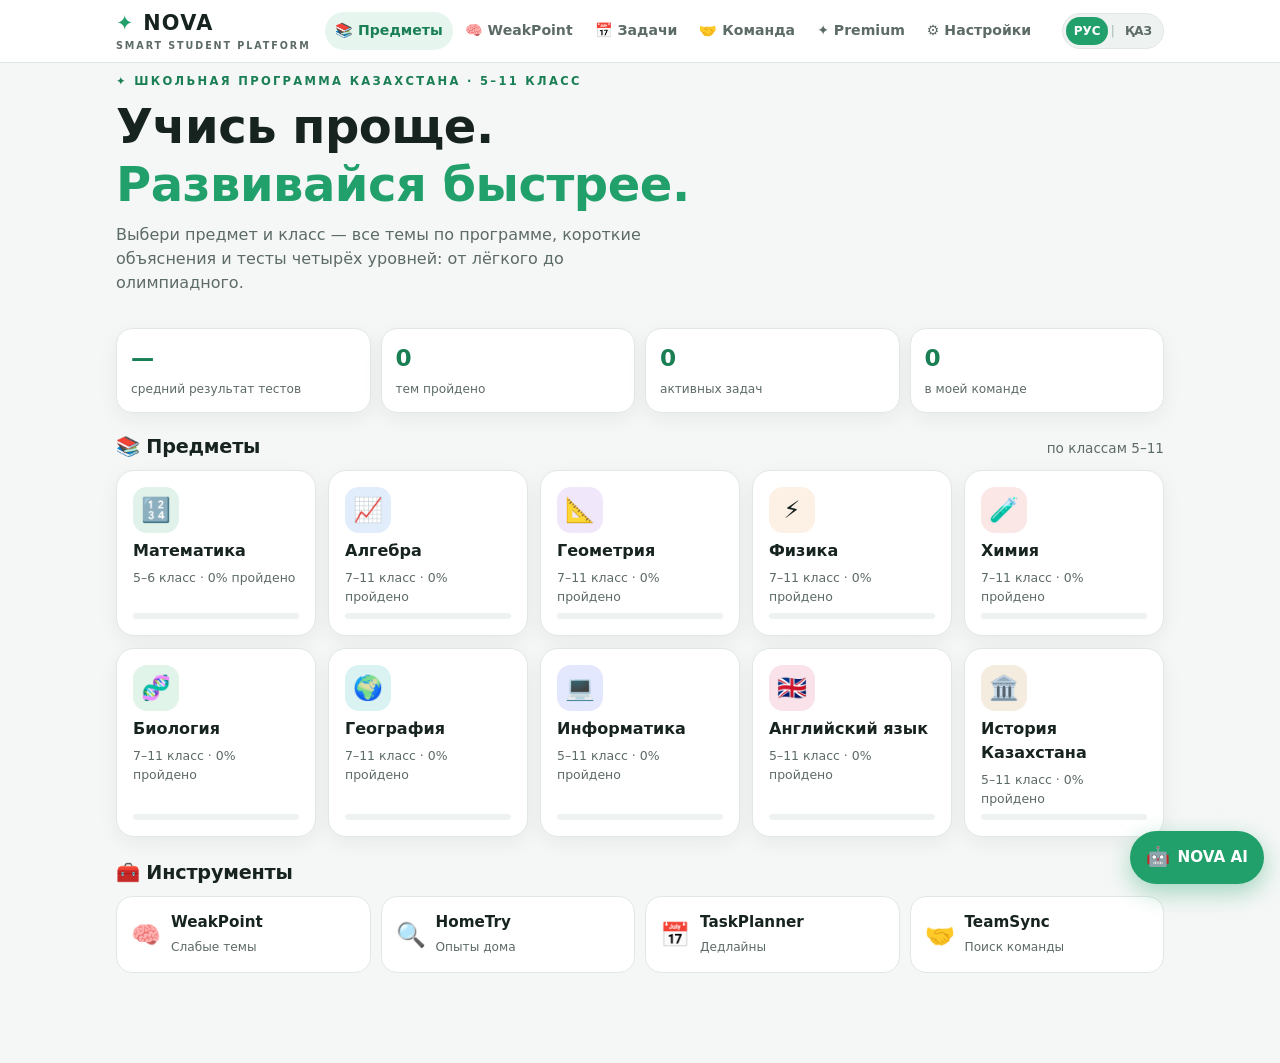
<file: nova/index.html>
<!doctype html>
<html lang="ru">
<head>
<meta charset="utf-8">
<meta name="viewport" content="width=device-width, initial-scale=1, viewport-fit=cover">
<title>NOVA — школьная программа Казахстана</title>
<meta name="description" content="NOVA: темы школьной программы РК с 5 по 11 класс, тесты четырёх уровней сложности, прогресс, слабые темы и AI-помощник «Объясни ошибку».">
<meta name="theme-color" content="#22A06B">
<link rel="icon" href="data:image/svg+xml,<svg xmlns='http://www.w3.org/2000/svg' viewBox='0 0 100 100'><text y='.9em' font-size='90'>✦</text></svg>">
<style>
/* =====================================================================
   1. ПЕРЕМЕННЫЕ И БАЗА (светлая тема, основной цвет — зелёный)
   ===================================================================== */
:root {
  --bg: #f5f7f6;
  --bg-2: #eef2f0;
  --card: #ffffff;
  --card-2: #f3f6f4;
  --line: #e1e7e4;
  --text: #17231e;
  --muted: #5d6b65;
  --accent: #22A06B;
  --accent-dark: #1a7f55;
  --accent-light: #e6f5ee;
  --accent-2: #4fc79a;
  --ok: #1f9d63;
  --warn: #c27a00;
  --warn-bg: #fff4dc;
  --danger: #d64550;
  --danger-bg: #fdecee;
  --radius: 18px;
  --radius-sm: 12px;
  --shadow: 0 6px 20px rgba(23, 35, 30, .06);
  --shadow-hover: 0 12px 28px rgba(23, 35, 30, .12);
  --ease: cubic-bezier(.2, .8, .2, 1);
}
* { box-sizing: border-box; }
html { -webkit-text-size-adjust: 100%; }
body {
  margin: 0; min-height: 100vh;
  font-family: system-ui, -apple-system, "Segoe UI", Roboto, "Helvetica Neue", Arial, sans-serif;
  color: var(--text); line-height: 1.5; background: var(--bg);
}
h1, h2, h3, h4 { margin: 0 0 .5em; line-height: 1.2; letter-spacing: -.01em; }
p { margin: 0 0 .8em; }
a { color: var(--accent-dark); }
button, input, select, textarea { font: inherit; color: inherit; }
.muted { color: var(--muted); }
.small { font-size: .85rem; }
.hidden { display: none !important; }
:focus-visible { outline: 3px solid rgba(34, 160, 107, .45); outline-offset: 2px; }
.wrap { max-width: 1080px; margin: 0 auto; padding: 0 16px; }

/* =====================================================================
   2. ШАПКА
   ===================================================================== */
.topbar { position: sticky; top: 0; z-index: 20; background: rgba(255, 255, 255, .92); backdrop-filter: blur(12px); border-bottom: 1px solid var(--line); }
.topbar .wrap { display: flex; align-items: center; justify-content: space-between; gap: 10px; height: 62px; }
.logo { display: flex; flex-direction: column; text-decoration: none; color: var(--text); }
.logo b { font-size: 1.3rem; letter-spacing: .06em; font-weight: 800; }
.logo b span { color: var(--accent); display: inline-block; transition: transform .6s var(--ease); }
.logo:hover b span { transform: rotate(180deg) scale(1.15); }
.logo small { white-space: nowrap; font-size: .6rem; letter-spacing: .2em; color: var(--muted); font-weight: 700; }
.top-nav { display: flex; gap: 2px; overflow-x: auto; scrollbar-width: none; }
.top-nav a { flex: none; text-decoration: none; color: var(--muted); font-size: .88rem; font-weight: 600; padding: 8px 10px; border-radius: 999px; transition: background .2s, color .2s; }
.top-nav a:hover { color: var(--text); background: var(--bg-2); }
.lang-sw { display: flex; align-items: center; gap: 2px; flex: none; margin-left: 6px; padding: 3px; border-radius: 999px; background: var(--bg-2); border: 1px solid var(--line); font-size: .75rem; font-weight: 800; }
.lang-sw button { border: 0; background: transparent; color: var(--muted); padding: 5px 8px; border-radius: 999px; cursor: pointer; font-weight: 800; font-size: .75rem; }
.lang-sw button.on { background: var(--accent); color: #fff; }
.lang-sw span { color: #b9c7c0; }
.no-tr { display: inline-block; font-size: .68rem; font-weight: 800; color: #9a5b00; background: #fff4dc; border-radius: 999px; padding: 1px 7px; vertical-align: middle; }
.kz-check { display: inline-block; font-size: .68rem; font-weight: 700; color: var(--muted); background: var(--bg-2); border-radius: 999px; padding: 1px 7px; vertical-align: middle; }
.top-nav a.active { color: var(--accent-dark); background: var(--accent-light); }
.top-nav .lbl { display: none; }

/* =====================================================================
   3. ОБЩИЕ КОМПОНЕНТЫ
   ===================================================================== */
main { padding: 18px 0 70px; }
.view { animation: viewIn .4s var(--ease); }
@keyframes viewIn { from { opacity: 0; transform: translateY(10px); } to { opacity: 1; transform: none; } }
.card { background: var(--card); border: 1px solid var(--line); border-radius: var(--radius); padding: 18px; margin-bottom: 16px; box-shadow: var(--shadow); }
.btn {
  display: inline-flex; align-items: center; justify-content: center; gap: 8px;
  border: 1px solid var(--line); background: var(--card); color: var(--text);
  padding: 11px 16px; border-radius: var(--radius-sm); cursor: pointer; font-weight: 650;
  text-decoration: none; transition: transform .15s var(--ease), background .2s, border-color .2s, box-shadow .2s;
}
.btn:hover { border-color: #c5d2cc; transform: translateY(-1px); box-shadow: var(--shadow); }
.btn:active { transform: scale(.97); }
.btn:disabled { opacity: .45; cursor: not-allowed; transform: none; box-shadow: none; }
.btn-primary { background: var(--accent); border-color: var(--accent); color: #fff; }
.btn-primary:hover { background: var(--accent-dark); border-color: var(--accent-dark); }
.btn-soft { background: var(--accent-light); border-color: transparent; color: var(--accent-dark); }
.btn-ghost { background: transparent; box-shadow: none; }
.btn-danger { color: var(--danger); }
.btn-sm { padding: 7px 11px; font-size: .85rem; border-radius: 10px; }
.btn-block { width: 100%; }
.row { display: flex; flex-wrap: wrap; gap: 10px; align-items: center; }
.row.between { justify-content: space-between; }
label.field { display: block; margin-bottom: 12px; }
label.field > span { display: block; font-size: .82rem; color: var(--muted); margin-bottom: 6px; font-weight: 650; }
input[type=text], input[type=search], input[type=password], input[type=datetime-local], select, textarea {
  width: 100%; background: #fff; border: 1.5px solid var(--line); border-radius: var(--radius-sm);
  padding: 11px 13px; transition: border-color .2s, box-shadow .2s;
}
input:focus, select:focus, textarea:focus { outline: none; border-color: var(--accent); box-shadow: 0 0 0 3px rgba(34, 160, 107, .18); }
textarea { resize: vertical; min-height: 70px; }
.chips { display: flex; flex-wrap: wrap; gap: 6px; }
.chip { font-size: .78rem; font-weight: 650; padding: 4px 10px; border-radius: 999px; background: var(--card-2); border: 1px solid var(--line); color: var(--muted); }
button.chip { cursor: pointer; transition: all .2s; }
button.chip:hover { color: var(--text); }
button.chip.active, .chip.on { background: var(--accent-light); border-color: var(--accent); color: var(--accent-dark); }
.seg { display: inline-flex; background: var(--bg-2); border: 1px solid var(--line); border-radius: 999px; padding: 3px; }
.seg button { border: 0; background: transparent; padding: 7px 13px; border-radius: 999px; cursor: pointer; color: var(--muted); font-weight: 650; font-size: .85rem; transition: all .2s; }
.seg button.active { background: #fff; color: var(--accent-dark); box-shadow: var(--shadow); }
.empty { text-align: center; padding: 34px 18px; border: 1.5px dashed #cfdad5; border-radius: var(--radius); color: var(--muted); background: #fbfcfc; }
.empty .e-icon { font-size: 2.3rem; display: block; margin-bottom: 8px; }
.empty b { color: var(--text); display: block; margin-bottom: 4px; }
.progress { height: 8px; background: var(--bg-2); border-radius: 999px; overflow: hidden; }
.progress > i { display: block; height: 100%; background: linear-gradient(90deg, var(--accent), var(--accent-2)); border-radius: inherit; transition: width .6s var(--ease); }
.badge-check { font-size: .72rem; font-weight: 700; color: var(--warn); background: var(--warn-bg); border-radius: 999px; padding: 2px 8px; white-space: nowrap; }
.pct { font-weight: 800; }
.pct.good { color: var(--ok); } .pct.mid { color: var(--warn); } .pct.bad { color: var(--danger); }

.mod-head { display: flex; align-items: center; gap: 12px; margin-bottom: 16px; }
.back { width: 42px; height: 42px; flex: none; display: grid; place-items: center; border-radius: 12px; background: var(--card); border: 1px solid var(--line); color: var(--text); text-decoration: none; font-size: 1.2rem; transition: transform .2s var(--ease), border-color .2s; }
.back:hover { transform: translateX(-3px); border-color: var(--accent); }
.mod-head h1 { margin: 0; font-size: 1.4rem; }
.mod-head p { margin: 0; color: var(--muted); font-size: .9rem; }
.crumbs { display: flex; flex-wrap: wrap; gap: 4px; font-size: .82rem; margin-bottom: 8px; color: var(--muted); }
.crumbs a { color: var(--muted); text-decoration: none; }
.crumbs a:hover { color: var(--accent-dark); text-decoration: underline; }
.toast { position: fixed; left: 50%; bottom: 24px; transform: translate(-50%, 20px); opacity: 0; background: var(--text); color: #fff; padding: 12px 18px; border-radius: 14px; box-shadow: var(--shadow-hover); transition: all .3s var(--ease); pointer-events: none; z-index: 70; font-weight: 600; max-width: calc(100% - 32px); text-align: center; }
.toast.show { opacity: 1; transform: translate(-50%, 0); }

/* =====================================================================
   4. ГЛАВНАЯ
   ===================================================================== */
.hero { padding: 10px 0 4px; }
.hero .eyebrow { font-size: .72rem; letter-spacing: .2em; color: var(--accent-dark); font-weight: 800; margin-bottom: 8px; }
.hero h1 { font-size: clamp(1.9rem, 6.5vw, 3rem); font-weight: 850; margin-bottom: 10px; }
.hero h1 em { font-style: normal; color: var(--accent); }
.hero p { color: var(--muted); max-width: 560px; }
.stats { display: grid; grid-template-columns: repeat(2, 1fr); gap: 10px; margin: 16px 0 22px; }
.stat { background: var(--card); border: 1px solid var(--line); border-radius: 16px; padding: 12px 14px; box-shadow: var(--shadow); }
.stat b { display: block; font-size: 1.45rem; font-weight: 850; color: var(--accent-dark); }
.stat span { font-size: .76rem; color: var(--muted); }
.section-title { display: flex; align-items: baseline; justify-content: space-between; gap: 10px; margin: 8px 0 12px; }
.section-title h2 { margin: 0; font-size: 1.2rem; }
.subjects { display: grid; grid-template-columns: repeat(2, 1fr); gap: 12px; margin-bottom: 24px; }
.subject {
  position: relative; display: flex; flex-direction: column; gap: 6px; padding: 16px; min-height: 132px;
  border-radius: var(--radius); background: var(--card); border: 1px solid var(--line); box-shadow: var(--shadow);
  text-decoration: none; color: var(--text); transition: transform .3s var(--ease), box-shadow .3s, border-color .3s;
}
.subject:hover { transform: translateY(-3px); box-shadow: var(--shadow-hover); border-color: var(--c, var(--accent)); }
.s-icon { width: 46px; height: 46px; border-radius: 14px; display: grid; place-items: center; font-size: 1.5rem; background: color-mix(in srgb, var(--c, var(--accent)) 14%, #fff); transition: transform .3s var(--ease); }
.subject:hover .s-icon { transform: scale(1.08) rotate(-5deg); }
.subject b { font-size: 1rem; }
.subject small { color: var(--muted); font-size: .78rem; }
.subject .progress { margin-top: auto; height: 6px; }
.soon { position: absolute; top: 12px; right: 12px; font-size: .68rem; font-weight: 800; color: var(--muted); background: var(--bg-2); padding: 2px 8px; border-radius: 999px; }
.tools { display: grid; grid-template-columns: repeat(2, 1fr); gap: 10px; }
.tool { display: flex; gap: 10px; align-items: center; padding: 14px; border-radius: 16px; background: var(--card); border: 1px solid var(--line); text-decoration: none; color: var(--text); transition: transform .25s var(--ease), border-color .2s; }
.tool:hover { transform: translateY(-2px); border-color: var(--accent); }
.tool span { font-size: 1.5rem; }
.tool b { display: block; font-size: .95rem; }
.tool small { color: var(--muted); font-size: .76rem; }

/* =====================================================================
   5. ПРЕДМЕТ → КЛАСС → ТЕМА
   ===================================================================== */
.grades { display: grid; grid-template-columns: repeat(2, 1fr); gap: 12px; }
.grade {
  display: flex; flex-direction: column; gap: 8px; padding: 18px; border-radius: var(--radius); background: var(--card);
  border: 1px solid var(--line); box-shadow: var(--shadow); text-decoration: none; color: var(--text);
  transition: transform .25s var(--ease), border-color .2s, box-shadow .25s;
}
.grade:hover { transform: translateY(-3px); border-color: var(--accent); box-shadow: var(--shadow-hover); }
.grade .g-num { font-size: 2rem; font-weight: 850; color: var(--accent-dark); line-height: 1; }
.grade small { color: var(--muted); }
.big-progress { display: flex; align-items: center; gap: 12px; }
.big-progress .progress { flex: 1; height: 10px; }
.section { margin-bottom: 18px; }
.section h3 { font-size: .9rem; text-transform: uppercase; letter-spacing: .06em; color: var(--muted); margin: 0 0 8px; }
.topics { display: grid; gap: 8px; }
.topic-row {
  display: flex; align-items: center; gap: 12px; padding: 13px 14px; border-radius: 14px; background: var(--card);
  border: 1px solid var(--line); text-decoration: none; color: var(--text); transition: transform .2s var(--ease), border-color .2s, background .2s;
}
.topic-row:hover { transform: translateX(3px); border-color: var(--accent); }
.topic-row.done { background: var(--accent-light); border-color: #bfe5d2; }
.tick { width: 26px; height: 26px; flex: none; border-radius: 50%; display: grid; place-items: center; border: 2px solid #c9d5cf; font-size: .8rem; font-weight: 900; color: #fff; }
.topic-row.done .tick { background: var(--accent); border-color: var(--accent); }
.topic-row .t-name { flex: 1; font-weight: 650; }
.topic-row .t-side { display: flex; align-items: center; gap: 6px; font-size: .8rem; color: var(--muted); }
.explain-card { border-left: 4px solid var(--accent); }
.explain-card p:last-child { margin-bottom: 0; }
.levels { display: grid; grid-template-columns: repeat(2, 1fr); gap: 12px; }
.level {
  text-align: left; cursor: pointer; display: flex; flex-direction: column; gap: 4px; padding: 16px; border-radius: var(--radius);
  background: var(--card); border: 1.5px solid var(--line); box-shadow: var(--shadow); transition: transform .25s var(--ease), border-color .2s, box-shadow .2s;
}
.level:hover { transform: translateY(-3px); border-color: var(--lc); box-shadow: var(--shadow-hover); }
.level .l-dot { width: 34px; height: 34px; border-radius: 10px; display: grid; place-items: center; font-weight: 900; color: #fff; background: var(--lc); }
.level b { font-size: 1.02rem; margin-top: 4px; }
.level small { color: var(--muted); }
.level.passed { border-color: var(--accent); background: linear-gradient(180deg, var(--accent-light), #fff 70%); }

/* =====================================================================
   6. ТЕСТ И РЕЗУЛЬТАТ
   ===================================================================== */
.q-top { display: flex; justify-content: space-between; color: var(--muted); font-size: .85rem; margin-bottom: 8px; gap: 10px; }
.question h2 { font-size: 1.15rem; margin: 14px 0 16px; white-space: pre-line; }
.options { display: grid; gap: 8px; }
.option { text-align: left; padding: 13px 15px; border-radius: var(--radius-sm); background: #fff; border: 1.5px solid var(--line); cursor: pointer; transition: all .2s var(--ease); }
.option:hover { border-color: #b9cbc2; transform: translateX(3px); }
.option.picked { border-color: var(--accent); background: var(--accent-light); }
.result-top { display: flex; align-items: center; gap: 18px; flex-wrap: wrap; }
.ring { --p: 0; width: 116px; height: 116px; border-radius: 50%; display: grid; place-items: center; flex: none; background: conic-gradient(var(--ring-c, var(--accent)) calc(var(--p) * 1%), var(--bg-2) 0); }
.ring > div { width: 90px; height: 90px; border-radius: 50%; background: var(--card); display: grid; place-items: center; font-size: 1.6rem; font-weight: 850; }
.mistake { border-left: 3px solid var(--danger); padding: 10px 12px; background: #fff8f8; border-radius: 0 12px 12px 0; margin-bottom: 10px; }
.mistake p { margin: 4px 0; font-size: .92rem; }
.mistake .bad { color: var(--danger); }
.mistake .good { color: var(--ok); font-weight: 650; }
.weak { display: flex; align-items: center; gap: 10px; justify-content: space-between; padding: 12px 14px; border-radius: 14px; background: var(--warn-bg); border: 1px solid #f3d9a4; margin-bottom: 8px; text-decoration: none; color: var(--text); transition: transform .2s var(--ease); }
.weak:hover { transform: translateX(3px); }
.weak small { color: var(--muted); display: block; }
.hist-item { display: flex; justify-content: space-between; align-items: center; gap: 10px; padding: 10px 0; border-bottom: 1px solid var(--line); }
.hist-item:last-child { border-bottom: 0; }

/* =====================================================================
   7. AI-ПАНЕЛЬ «ОБЪЯСНИ ОШИБКУ»
   ===================================================================== */
.ai-backdrop { position: fixed; inset: 0; background: rgba(23, 35, 30, .35); opacity: 0; pointer-events: none; transition: opacity .3s; z-index: 40; }
.ai-backdrop.open { opacity: 1; pointer-events: auto; }
.ai-panel {
  position: fixed; z-index: 50; left: 0; right: 0; bottom: 0; height: 88vh; background: #fff;
  border-radius: 22px 22px 0 0; box-shadow: 0 -10px 40px rgba(0, 0, 0, .18);
  display: flex; flex-direction: column; transform: translateY(105%); transition: transform .35s var(--ease);
}
.ai-panel { visibility: hidden; transition: transform .35s var(--ease), visibility .35s; }
.ai-panel.open { transform: none; visibility: visible; }
.ai-head { display: flex; align-items: center; justify-content: space-between; gap: 10px; padding: 14px 16px; border-bottom: 1px solid var(--line); }
.ai-head b { display: block; }
.ai-head small { color: var(--muted); font-size: .78rem; }
.ai-mode { font-size: .72rem; font-weight: 800; padding: 3px 9px; border-radius: 999px; background: var(--bg-2); color: var(--muted); }
.ai-mode.on { background: var(--accent-light); color: var(--accent-dark); }
.ai-body { flex: 1; overflow-y: auto; padding: 14px 16px; display: flex; flex-direction: column; gap: 10px; }
.ai-ctx { background: var(--card-2); border-radius: 14px; padding: 10px 12px; font-size: .88rem; }
.ai-ctx p { margin: 2px 0; }
.msg { max-width: 92%; padding: 10px 13px; border-radius: 16px; font-size: .94rem; animation: viewIn .3s var(--ease); word-wrap: break-word; }
.msg.bot { background: var(--accent-light); border-bottom-left-radius: 4px; align-self: flex-start; }
.msg.me { background: var(--text); color: #fff; border-bottom-right-radius: 4px; align-self: flex-end; }
.msg ul { margin: 6px 0; padding-left: 20px; }
.msg .sources { margin-top: 8px; padding-top: 8px; border-top: 1px dashed #b8dcca; font-size: .85rem; }
.msg .sources a { display: block; margin: 3px 0; }
.typing span { display: inline-block; width: 7px; height: 7px; margin: 0 2px; border-radius: 50%; background: var(--accent); animation: blink 1s infinite; }
.typing span:nth-child(2) { animation-delay: .2s; } .typing span:nth-child(3) { animation-delay: .4s; }
@keyframes blink { 0%, 100% { opacity: .2; } 50% { opacity: 1; } }
.ai-foot { display: flex; gap: 8px; padding: 12px 16px calc(12px + env(safe-area-inset-bottom)); border-top: 1px solid var(--line); }
.ai-foot input { flex: 1; }
.explain-btn { margin-top: 6px; }

/* =====================================================================
   8. МОДУЛИ HOMETRY, TASKPLANNER, TEAMSYNC
   ===================================================================== */
.ht-grid { display: grid; gap: 12px; }
.ht-card { text-align: left; cursor: pointer; display: flex; gap: 14px; align-items: flex-start; padding: 16px; border-radius: var(--radius); background: var(--card); border: 1px solid var(--line); box-shadow: var(--shadow); transition: transform .25s var(--ease), border-color .2s; }
.ht-card:hover { transform: translateY(-3px); border-color: var(--accent); }
.ht-card .ht-emoji { font-size: 2rem; width: 52px; height: 52px; flex: none; display: grid; place-items: center; background: var(--accent-light); border-radius: 14px; }
.ht-card b { display: block; font-size: 1.05rem; }
.ht-card p { margin: 4px 0 8px; font-size: .88rem; color: var(--muted); }
.explain { font-size: 1.02rem; }
.items { display: grid; gap: 8px; margin-top: 10px; }
.item { display: flex; gap: 10px; align-items: flex-start; background: var(--card-2); border-radius: 12px; padding: 10px 12px; font-size: .92rem; }
.item span:first-child { font-size: 1.3rem; }
.need { list-style: none; padding: 0; margin: 0; display: flex; flex-wrap: wrap; gap: 6px; }
.steps { counter-reset: s; list-style: none; padding: 0; margin: 0; }
.steps li { counter-increment: s; position: relative; padding: 0 0 12px 40px; }
.steps li::before { content: counter(s); position: absolute; left: 0; top: 0; width: 28px; height: 28px; border-radius: 50%; display: grid; place-items: center; background: var(--accent-light); color: var(--accent-dark); font-weight: 800; font-size: .85rem; }
.conclusion { background: var(--accent-light); border: 1px solid #bfe5d2; border-radius: 16px; padding: 14px 16px; }
.safety { font-size: .85rem; color: var(--warn); margin-top: 10px; }
.form-grid { display: grid; gap: 0 12px; }
.task { display: flex; gap: 12px; align-items: flex-start; padding: 14px; margin-bottom: 10px; background: var(--card); border: 1px solid var(--line); border-left: 4px solid var(--line); border-radius: 16px; transition: transform .2s var(--ease), opacity .3s; animation: viewIn .35s var(--ease); }
.task:hover { transform: translateX(2px); }
.task.overdue { border-left-color: var(--danger); background: linear-gradient(90deg, var(--danger-bg), #fff 45%); }
.task.urgent { border-left-color: var(--warn); background: linear-gradient(90deg, var(--warn-bg), #fff 45%); }
.task.done { opacity: .6; border-left-color: var(--ok); }
.task.done .t-title { text-decoration: line-through; }
.check { width: 26px; height: 26px; flex: none; border-radius: 8px; border: 2px solid #b9c7c0; background: #fff; cursor: pointer; display: grid; place-items: center; transition: all .2s; color: #fff; font-weight: 900; font-size: .85rem; }
.check:hover { border-color: var(--ok); }
.task.done .check { background: var(--ok); border-color: var(--ok); }
.t-body { flex: 1; min-width: 0; }
.t-title { font-weight: 700; word-break: break-word; }
.t-meta { display: flex; flex-wrap: wrap; gap: 6px; margin-top: 6px; font-size: .8rem; }
.t-actions { display: flex; gap: 4px; }
.icon-btn { border: 0; background: transparent; cursor: pointer; padding: 6px; border-radius: 8px; font-size: 1rem; transition: background .2s; }
.icon-btn:hover { background: var(--bg-2); }
.prio-high { color: var(--danger); border-color: #f2b8bd; }
.prio-medium { color: var(--warn); border-color: #f0d199; }
.prio-low { color: var(--ok); border-color: #a9dcc3; }
.deadline.overdue { color: var(--danger); border-color: #f2b8bd; }
.deadline.urgent { color: var(--warn); border-color: #f0d199; }
.tabs { display: flex; gap: 6px; margin-bottom: 14px; overflow-x: auto; }
.tabs button { flex: none; border: 1px solid var(--line); background: var(--card); padding: 9px 14px; border-radius: 999px; cursor: pointer; font-weight: 650; color: var(--muted); transition: all .2s; }
.tabs button.active { color: var(--accent-dark); border-color: var(--accent); background: var(--accent-light); }
.tabs button span { font-size: .75rem; background: var(--bg-2); padding: 1px 7px; border-radius: 999px; margin-left: 4px; }
.people { display: grid; gap: 12px; }
.person { display: flex; flex-direction: column; gap: 8px; padding: 16px; border-radius: var(--radius); background: var(--card); border: 1px solid var(--line); box-shadow: var(--shadow); transition: transform .25s var(--ease), border-color .2s; animation: viewIn .35s var(--ease); }
.person:hover { transform: translateY(-3px); border-color: #c5d2cc; }
.person.mine { border-color: var(--accent); }
.p-head { display: flex; align-items: center; gap: 12px; }
.avatar { width: 46px; height: 46px; flex: none; border-radius: 14px; display: grid; place-items: center; font-weight: 800; font-size: 1.1rem; color: #fff; }
.p-head b { display: block; }
.p-head small { color: var(--muted); }
.person p { margin: 0; font-size: .9rem; }
.person .label { color: var(--muted); font-size: .78rem; font-weight: 650; }
.person .btn { margin-top: auto; }
.in-team { background: var(--accent-light); border-color: var(--accent); color: var(--accent-dark); }

/* =====================================================================
   9. АДАПТИВНОСТЬ
   ===================================================================== */
@media (min-width: 720px) {
  main { padding-top: 28px; }
  .top-nav .lbl { display: inline; }
  .stats { grid-template-columns: repeat(4, 1fr); }
  .subjects { grid-template-columns: repeat(3, 1fr); }
  .grades { grid-template-columns: repeat(3, 1fr); }
  .levels { grid-template-columns: repeat(4, 1fr); }
  .tools { grid-template-columns: repeat(4, 1fr); }
  .ht-grid, .people { grid-template-columns: repeat(2, 1fr); }
  .form-grid { grid-template-columns: 2fr 1fr; }
  .ai-panel { left: auto; top: 0; width: 440px; height: 100vh; border-radius: 22px 0 0 22px; transform: translateX(105%); }
}
@media (min-width: 1000px) {
  .subjects { grid-template-columns: repeat(5, 1fr); }
  .people { grid-template-columns: repeat(3, 1fr); }
  .two-col { display: grid; grid-template-columns: 1.2fr 1fr; gap: 16px; align-items: start; }
}
@media (prefers-reduced-motion: reduce) {
  *, *::before, *::after { animation: none !important; transition: none !important; }
}

/* ---------- код C++ ---------- */
pre.code { margin: 10px 0; padding: 14px 16px; border-radius: 12px; background: #0f1f19; color: #e6f1ec; font: 13.5px/1.55 ui-monospace, SFMono-Regular, Menlo, Consolas, monospace; overflow-x: auto; white-space: pre; tab-size: 4; }
pre.code .k { color: #7fd8ff; font-weight: 600; }
pre.code .t { color: #9be37a; }
pre.code .s { color: #ffcf7a; }
pre.code .n { color: #f7a6ff; }
pre.code .c { color: #8aa59a; font-style: italic; }
pre.code .p { color: #ff9e8a; }
pre.code .blank { background: #ffd54a; color: #1b1b1b; padding: 0 4px; border-radius: 4px; font-weight: 700; }
.example { margin-top: 14px; }
.example h4 { margin: 0 0 4px; font-size: .95rem; }
.example .io { display: flex; gap: 10px; flex-wrap: wrap; font-size: .85rem; }
.example .io pre { margin: 4px 0 0; padding: 8px 12px; border-radius: 10px; background: var(--bg-2); font: 13px/1.4 ui-monospace, Menlo, Consolas, monospace; white-space: pre-wrap; }
.option.mono { font-family: ui-monospace, Menlo, Consolas, monospace; }

/* ---------- NOVA AI ---------- */
.ai-fab { position: fixed; right: 16px; bottom: calc(16px + env(safe-area-inset-bottom)); z-index: 30; display: flex; align-items: center; gap: 8px; padding: 12px 16px; border: 0; border-radius: 999px; background: var(--accent); color: #fff; font-weight: 800; font-size: .95rem; box-shadow: 0 8px 24px rgba(34, 160, 107, .4); cursor: pointer; transition: transform .2s var(--ease), opacity .2s; }
.ai-fab:hover { transform: translateY(-2px); background: var(--accent-dark); }
.ai-fab.hidden { opacity: 0; pointer-events: none; transform: scale(.8); }
.ai-fab .fab-ico { font-size: 1.2rem; }
.ai-quick { display: flex; gap: 6px; overflow-x: auto; padding: 8px 16px 0; scrollbar-width: none; }
.ai-quick::-webkit-scrollbar { display: none; }
.ai-quick button { flex: none; border: 1px solid var(--line); background: var(--card); color: var(--text); border-radius: 999px; padding: 6px 11px; font-size: .8rem; font-weight: 650; cursor: pointer; }
.ai-quick button:hover { border-color: var(--accent); color: var(--accent-dark); }
.ai-quick button.sol { background: var(--accent-light); border-color: transparent; color: var(--accent-dark); }
.ai-limit { font-size: .75rem; font-weight: 700; color: var(--accent-dark); padding: 6px 16px; background: var(--accent-light); }
.ai-limit.low { color: #9a5b00; background: #fff4dc; }
.ai-load { display: grid; gap: 8px; min-width: 240px; }
.ai-load .progress { margin: 0; }
.ai-disc { margin-top: 8px; padding-top: 6px; border-top: 1px dashed #b8dcca; font-size: .74rem; color: var(--muted); }
.lite-tag { font-weight: 800; color: #9a5b00; }
.msg pre.code { font-size: 12.5px; margin: 8px 0; }
.msg code { font-family: ui-monospace, Menlo, Consolas, monospace; background: rgba(0,0,0,.06); padding: 1px 5px; border-radius: 5px; font-size: .88em; }
.msg pre.code code { background: none; padding: 0; }
.msg ol { margin: 6px 0; padding-left: 22px; }
.msg .h { font-size: 1rem; }
.msg.bot { max-width: 100%; }
.ai-ctx pre.code { font-size: 12px; }
#aiStop { flex: none; }
#aiStop[hidden] { display: none; }
main.wrap { padding-bottom: 90px; }

/* ---------- NOVA Premium ---------- */
.plans { display: grid; gap: 14px; grid-template-columns: 1fr; }
@media (min-width: 860px) { .plans { grid-template-columns: repeat(3, 1fr); align-items: start; } }
.plan { position: relative; display: flex; flex-direction: column; gap: 6px; }
.plan.featured { border: 2px solid var(--accent); box-shadow: 0 10px 30px rgba(34, 160, 107, .15); }
.plan.current { background: linear-gradient(180deg, var(--accent-light), #fff 40%); }
.plan .price { font-size: 1.6rem; font-weight: 850; color: var(--accent-dark); }
.plan-badge { position: absolute; top: 14px; right: 14px; }
.plan .feat { list-style: none; padding: 0; margin: 8px 0 12px; display: grid; gap: 7px; font-size: .9rem; }
.plan .feat li { display: flex; gap: 8px; align-items: baseline; }
.plan .feat li > span:first-child { flex: none; min-width: 18px; font-weight: 800; }
.plan .feat .yes { color: var(--ok); }
.plan .feat li.off { color: var(--muted); }
.plan .feat li:not(.off) > span:first-child:not(.yes) { color: var(--accent-dark); font-size: .8rem; }
.demo-note { background: #fff4dc; color: #7a4a00; border-radius: 12px; padding: 10px 14px; font-size: .88rem; font-weight: 600; }
.msg.limit-card { background: #fff4dc; }

/* ---------- олимпиадные задачи ---------- */
.ans-form input { width: 100%; font-size: 1.05rem; padding: 12px 14px; border-radius: var(--radius-sm); border: 1.5px solid var(--line); }
.ans-form input:focus { border-color: var(--accent); outline: none; }
.ans-form input.mono { font-family: ui-monospace, Menlo, Consolas, monospace; }
.olymp { margin-top: 14px; padding-top: 12px; border-top: 1px dashed var(--line); display: grid; gap: 8px; }
.src { font-size: .82rem; color: var(--muted); margin: 0; }
.hint { margin: 0; padding: 8px 12px; border-radius: 10px; background: #fff8e6; font-size: .92rem; }
.solution { padding: 10px 14px; border-radius: 12px; background: var(--accent-light); font-size: .93rem; }
.solution p { margin: 6px 0; }
.samples { display: grid; gap: 8px; margin: 8px 0; }
.samples .io { display: flex; gap: 10px; flex-wrap: wrap; font-size: .85rem; }
.samples pre { margin: 4px 0 0; padding: 8px 12px; border-radius: 10px; background: var(--bg-2); font: 13px/1.4 ui-monospace, Menlo, Consolas, monospace; white-space: pre-wrap; min-width: 120px; }
.sol-details summary { cursor: pointer; color: var(--accent-dark); font-weight: 700; font-size: .9rem; margin: 6px 0; }
.option[disabled] { opacity: .6; cursor: default; transform: none; }
</style>
</head>
<body>

<!-- ================= ШАПКА ================= -->
<header class="topbar">
  <div class="wrap">
    <a class="logo" href="#/" aria-label="NOVA — на главную">
      <b><span>✦</span> NOVA</b>
      <small>SMART STUDENT PLATFORM</small>
    </a>
    <nav class="top-nav" id="topNav" aria-label="Разделы"></nav>
    <div class="lang-sw" id="langSw" role="group" aria-label="Язык / Тіл"></div>
  </div>
</header>

<main class="wrap"><div id="app"></div></main>

<!-- NOVA AI: кнопка на каждой странице и панель чата -->
<button class="ai-fab" id="aiFab" type="button" aria-label="NOVA AI"><span class="fab-ico">🤖</span><span>NOVA AI</span></button>
<div class="ai-backdrop" id="aiBackdrop"></div>
<aside class="ai-panel" id="aiPanel" aria-label="NOVA AI" aria-hidden="true">
  <div class="ai-head">
    <div><b id="aiTitle">NOVA AI</b><small id="aiSub"></small></div>
    <div class="row" style="gap:6px"><span class="ai-mode" id="aiMode"></span><button class="icon-btn" id="aiClose" aria-label="✕">✕</button></div>
  </div>
  <div class="ai-limit" id="aiLimit" hidden></div>
  <div class="ai-body" id="aiBody"></div>
  <div class="ai-quick">
    <button type="button" data-quick="simpler"></button>
    <button type="button" data-quick="example"></button>
    <button type="button" data-quick="check"></button>
    <button type="button" data-quick="similar"></button>
    <button type="button" data-quick="solution" class="sol"></button>
  </div>
  <form class="ai-foot" id="aiForm" autocomplete="off">
    <input type="text" id="aiInput" maxlength="1500">
    <button class="btn btn-ghost" type="button" id="aiStop" hidden>■</button>
    <button class="btn btn-primary" type="submit" aria-label="➤">➤</button>
  </form>
</aside>

<div class="toast" id="toast" role="status" aria-live="polite"></div>

<script src="js/i18n.js"></script>
<script>
"use strict";

/* =====================================================================
   1. ХРАНИЛИЩЕ (localStorage) И УТИЛИТЫ
   ===================================================================== */
const store = {
  get(key, fallback) {
    try { const v = localStorage.getItem("nova." + key); return v === null ? fallback : JSON.parse(v); }
    catch (e) { return fallback; }
  },
  set(key, value) {
    try { localStorage.setItem("nova." + key, JSON.stringify(value)); }
    catch (e) { toast(tr("Не удалось сохранить: память браузера недоступна")); }
  }
};

const $ = (sel, root = document) => root.querySelector(sel);
const $$ = (sel, root = document) => [...root.querySelectorAll(sel)];
/** Экранирование текста перед вставкой в HTML. */
const esc = s => String(s ?? "").replace(/[&<>"']/g, c => ({ "&": "&amp;", "<": "&lt;", ">": "&gt;", '"': "&quot;", "'": "&#39;" }[c]));
const uid = () => Date.now().toString(36) + Math.random().toString(36).slice(2, 7);
const shuffle = a => { a = [...a]; for (let i = a.length - 1; i > 0; i--) { const j = Math.floor(Math.random() * (i + 1)); [a[i], a[j]] = [a[j], a[i]]; } return a; };
const pctClass = p => (p >= 80 ? "good" : p >= 50 ? "mid" : "bad");
const fmtDate = iso => new Date(iso).toLocaleString(locale(), { day: "numeric", month: "short", hour: "2-digit", minute: "2-digit" });
const plural = (n, one, few, many) => trn(n, one, few, many);

function toast(msg) {
  const t = $("#toast");
  t.textContent = msg;
  t.classList.add("show");
  clearTimeout(toast.timer);
  toast.timer = setTimeout(() => t.classList.remove("show"), 2600);
}

/** Шапка раздела с кнопкой «Назад». */
function modHead(emoji, title, subtitle, backHref = "#/") {
  return `<div class="mod-head">
      <a class="back" href="${backHref}" aria-label="${tr("Назад")}">←</a>
      <div><h1>${emoji} ${title}</h1>${subtitle ? `<p>${subtitle}</p>` : ""}</div>
    </div>`;
}

function emptyState(icon, title, hint) {
  return `<div class="empty"><span class="e-icon">${icon}</span><b>${title}</b>${hint}</div>`;
}

/* =====================================================================
   2. ПРЕДМЕТЫ И ЗАГРУЗКА ДАННЫХ
   Классы — по типовым учебным программам РК (обновлённое содержание).
   Сами темы и вопросы лежат в data/<id>.json (их дописывает команда).
   ===================================================================== */

/** Мини-подсветка C++ без библиотек: ключевые слова, типы, строки, числа, комментарии. */
const CPP_KW = new Set("if else for while do return break continue switch case default class struct public private protected virtual override const using namespace new delete true false this template typename auto static void".split(" "));
const CPP_TYPES = new Set("int long short double float char bool string vector map set pair size_t unsigned signed cin cout endl unordered_map greater sort swap max min".split(" "));
function highlightCpp(code) {
  const re = /(\/\/[^\n]*|\/\*[\s\S]*?\*\/)|("(?:\\.|[^"\\])*"|'(?:\\.|[^'\\])*')|(^[ \t]*#[^\n]*)|(___)|\b(\d+(?:\.\d+)?)\b|\b([A-Za-z_]\w*)\b/gm;
  let out = "", last = 0, m;
  while ((m = re.exec(code))) {
    out += esc(code.slice(last, m.index));
    const [w, com, str, pre, blank, num, id] = m;
    if (com) out += `<span class="c">${esc(w)}</span>`;
    else if (str) out += `<span class="s">${esc(w)}</span>`;
    else if (pre) out += `<span class="p">${esc(w)}</span>`;
    else if (num) out += `<span class="n">${w}</span>`;
    else if (blank) out += `<span class="blank">___</span>`;
    else if (CPP_KW.has(id)) out += `<span class="k">${w}</span>`;
    else if (CPP_TYPES.has(id)) out += `<span class="t">${w}</span>`;
    else out += esc(w);
    last = re.lastIndex;
  }
  return out + esc(code.slice(last));
}
const codeBlock = code => `<pre class="code"><code>${highlightCpp(code)}</code></pre>`;

/* Доступ к полям данных на выбранном языке (см. js/i18n.js) */
const subjectName = s => (isKz() ? SUBJECT_KZ[s.id] || s.name : s.name);
const topicTitle = t => L(t, "title");
const topicExplain = t => L(t, "explain");
const topicLevels = t => t.levels;
const qText = q => L(q, "q");
const qOpts = q => (isKz() && q.kz?.o ? q.kz.o : q.o);
const qExpl = q => L(q, "e");
const levelName = l => tr(l.name);
/** Что сейчас открыто — нужно NOVA AI для контекста. */
let PAGE = {};

const SUBJECTS = [
  { id: "math",        name: "Математика",       emoji: "🔢", color: "#22A06B", grades: [5, 6] },
  { id: "algebra",     name: "Алгебра",          emoji: "📈", color: "#2f80ed", grades: [7, 8, 9, 10, 11] },
  { id: "geometry",    name: "Геометрия",        emoji: "📐", color: "#9b51e0", grades: [7, 8, 9, 10, 11] },
  { id: "physics",     name: "Физика",           emoji: "⚡", color: "#f2994a", grades: [7, 8, 9, 10, 11] },
  { id: "chemistry",   name: "Химия",            emoji: "🧪", color: "#eb5757", grades: [7, 8, 9, 10, 11] },
  { id: "biology",     name: "Биология",         emoji: "🧬", color: "#27ae60", grades: [7, 8, 9, 10, 11] },
  { id: "geography",   name: "География",        emoji: "🌍", color: "#00a3a3", grades: [7, 8, 9, 10, 11] },
  { id: "informatics", name: "Информатика",      emoji: "💻", color: "#3d5afe", grades: [5, 6, 7, 8, 9, 10, 11] },
  { id: "english",     name: "Английский язык",  emoji: "🇬🇧", color: "#d6336c", grades: [5, 6, 7, 8, 9, 10, 11] },
  { id: "history_kz",  name: "История Казахстана", emoji: "🏛️", color: "#b7791f", grades: [5, 6, 7, 8, 9, 10, 11] }
];
const subjectById = id => SUBJECTS.find(s => s.id === id);

const LEVELS = [
  { id: "easy",     name: "Лёгкий",      color: "#22A06B", hint: "Определения и базовые факты" },
  { id: "medium",   name: "Средний",     color: "#2f80ed", hint: "Применение в типовых задачах" },
  { id: "hard",     name: "Сложный",     color: "#f2994a", hint: "Задачи в несколько шагов" },
  { id: "olympiad", name: "Олимпиадный", color: "#d6336c", hint: "Настоящие олимпиадные задачи" }
];
const levelById = id => LEVELS.find(l => l.id === id);
const PASS = 70; // тест считается сданным от 70%

/** Подключает <script> (работает и при открытии файла напрямую, file://). */
function loadScript(src) {
  return new Promise((resolve, reject) => {
    const s = document.createElement("script");
    s.src = src; s.onload = resolve; s.onerror = () => reject(new Error("Не удалось загрузить " + src));
    document.head.appendChild(s);
  });
}

/** Загружает JSON; при file:// — его копию data/js/<name>.js. */
async function loadJson(name) {
  window.NOVA_DATA = window.NOVA_DATA || {};
  if (location.protocol !== "file:") {
    try { const r = await fetch(`data/${name}.json`, { cache: "no-cache" }); if (r.ok) return await r.json(); } catch (e) { /* пробуем копию */ }
  }
  if (!window.NOVA_DATA[name]) await loadScript(`data/js/${name}.js`);
  return window.NOVA_DATA[name];
}

let INDEX = {};      // data/index.json: какие предметы готовы и сколько тем в каждом классе
const DATA = {};     // загруженные предметы

async function getSubject(id) {
  if (!DATA[id]) DATA[id] = await loadJson(id);
  return DATA[id];
}
const isReady = id => !!INDEX[id];
const topicCount = (sid, grade) => INDEX[sid]?.grades?.[grade] || 0;
const subjectTopicCount = sid => Object.values(INDEX[sid]?.grades || {}).reduce((a, b) => a + b, 0);

function findTopic(data, grade, tid) {
  for (const sec of data.classes[grade]?.sections || []) {
    const t = sec.topics.find(x => x.id === tid);
    if (t) return { topic: t, section: sec };
  }
  return null;
}

/* =====================================================================
   3. ПРОГРЕСС
   progress["physics|7|p7-density"] = { title, levels: { easy: { best, right, total, attempts } }, done, last }
   Тема пройдена (галочка), если хотя бы один уровень сдан на 70% и выше.
   ===================================================================== */
const pKey = (sid, grade, tid) => `${sid}|${grade}|${tid}`;
const getProgress = () => store.get("progress", {});
const topicProgress = (sid, grade, tid) => getProgress()[pKey(sid, grade, tid)];
const doneCount = (sid, grade) => Object.entries(getProgress())
  .filter(([k, v]) => v.done && k.startsWith(grade ? `${sid}|${grade}|` : `${sid}|`)).length;
const gradePercent = (sid, grade) => { const n = topicCount(sid, grade); return n ? Math.round(doneCount(sid, grade) / n * 100) : 0; };
const subjectPercent = sid => { const n = subjectTopicCount(sid); return n ? Math.round(doneCount(sid) / n * 100) : 0; };

function saveResult(sid, grade, topic, level, score, total) {
  const all = getProgress();
  const key = pKey(sid, grade, topic.id);
  const p = all[key] || { title: topic.title, levels: {} };
  const l = p.levels[level] || { best: 0, right: 0, total: 0, attempts: 0 };
  const percent = Math.round(score / total * 100);
  l.best = Math.max(l.best, percent); l.right += score; l.total += total; l.attempts++;
  p.levels[level] = l;
  p.title = topic.title;
  p.title_kz = topic.kz?.title;
  p.done = Object.values(p.levels).some(x => x.best >= PASS);
  p.last = new Date().toISOString();
  all[key] = p;
  store.set("progress", all);
  const hist = store.get("history", []);
  hist.unshift({ sid, grade, tid: topic.id, title: topic.title, title_kz: topic.kz?.title, level, score, total, percent, date: p.last });
  store.set("history", hist.slice(0, 200));
  return percent;
}

/* =====================================================================
   4. РОУТЕР (навигация без перезагрузки)
   #/                          — предметы
   #/s/<предмет>               — классы
   #/s/<предмет>/<класс>       — темы класса
   #/t/<предмет>/<класс>/<тема> — объяснение и выбор сложности
   #/q/<предмет>/<класс>/<тема>/<уровень> — тест
   #/weak, #/settings, #/hometry, #/tasks, #/team
   ===================================================================== */
const routes = {
  "": renderHome,
  s: renderSubjectOrGrade,
  t: renderTopic,
  q: renderQuiz,
  weak: renderWeakPoint,
  settings: renderSettings,
  hometry: renderHomeTry,
  tasks: renderTasks,
  team: renderTeam
};

async function router() {
  const parts = location.hash.replace(/^#\/?/, "").split("/").map(decodeURIComponent);
  const name = routes[parts[0]] ? parts[0] : "";
  if (name !== "q" && quiz) quiz = null; // ушли со страницы теста — тест сбрасывается
  PAGE = {};
  $$(".top-nav a").forEach(a => a.classList.toggle("active", a.dataset.nav === (["s", "t", "q"].includes(name) ? "" : name)));
  const app = $("#app");
  app.innerHTML = `<div class="view"></div>`;
  window.scrollTo({ top: 0 });
  try {
    await routes[name](app.firstElementChild, ...parts.slice(1));
  } catch (e) {
    console.warn(e);
    app.firstElementChild.innerHTML = modHead("😕", tr("Не получилось открыть раздел"), esc(e.message)) +
      emptyState("📂", tr("Данные не загрузились"), tr("Проверь, что папка data/ лежит рядом с index.html, и обнови страницу."));
  }
}
window.addEventListener("hashchange", router);

/* =====================================================================
   5. ГЛАВНАЯ: предметы, статистика, инструменты
   ===================================================================== */
/* =====================================================================
   МЕНЮ И ПЕРЕКЛЮЧАТЕЛЬ ЯЗЫКА
   ===================================================================== */
const NAV = [["", "📚", "Предметы"], ["weak", "🧠", "WeakPoint"], ["tasks", "📅", "Задачи"], ["team", "🤝", "Команда"], ["premium", "✦", "Premium"], ["settings", "⚙️", "Настройки"]];
function renderNav() {
  document.documentElement.lang = isKz() ? "kk" : "ru";
  $("#topNav").innerHTML = NAV.map(([k, ico, name]) => `<a href="#/${k}" data-nav="${k}">${ico}<span class="lbl"> ${tr(name)}</span></a>`).join("");
  $("#langSw").innerHTML = Object.entries(LANGS).map(([k, v]) => `<button type="button" data-lang="${k}" class="${getLang() === k ? "on" : ""}" aria-pressed="${getLang() === k}">${v}</button>`).join("<span>|</span>");
  $$("[data-lang]").forEach(b => b.onclick = () => setLang(b.dataset.lang));
}
function setLang(lang) {
  if (lang === getLang()) return;
  store.set("lang", lang);
  renderNav();
  router();
  if (typeof aiHeader === "function") aiHeader();
}

function renderHome(view) {
  const hist = store.get("history", []);
  const avg = hist.length ? Math.round(hist.reduce((s, h) => s + h.percent, 0) / hist.length) : null;
  const done = Object.values(getProgress()).filter(p => p.done).length;
  const active = store.get("tasks", []).filter(t => !t.done).length;
  const team = store.get("team", []).length;

  view.innerHTML = `
    <section class="hero">
      <p class="eyebrow">${tr("✦ ШКОЛЬНАЯ ПРОГРАММА КАЗАХСТАНА · 5–11 КЛАСС")}</p>
      <h1>${tr("Учись проще.")}<br><em>${tr("Развивайся быстрее.")}</em></h1>
      <p>${tr("Выбери предмет и класс — все темы по программе, короткие объяснения и тесты четырёх уровней: от лёгкого до олимпиадного.")}</p>
    </section>

    <section class="stats" aria-label="${tr("Статистика")}">
      <div class="stat"><b>${avg === null ? "—" : avg + "%"}</b><span>${tr("средний результат тестов")}</span></div>
      <div class="stat"><b>${done}</b><span>${tr(plural(done, "тема пройдена", "темы пройдены", "тем пройдено"))}</span></div>
      <div class="stat"><b>${active}</b><span>${tr("активных задач")}</span></div>
      <div class="stat"><b>${team}</b><span>${tr("в моей команде")}</span></div>
    </section>

    <div class="section-title"><h2>${tr("📚 Предметы")}</h2><span class="small muted">${tr("по классам 5–11")}</span></div>
    <section class="subjects">
      ${SUBJECTS.map(s => {
        const ready = isReady(s.id);
        const p = subjectPercent(s.id);
        return `<a class="subject" href="#/s/${s.id}" style="--c:${s.color}">
          ${ready ? "" : `<span class="soon">${tr("скоро")}</span>`}
          <span class="s-icon">${s.emoji}</span>
          <b>${subjectName(s)}</b>
          <small>${tr("{a}–{b} класс", { a: s.grades[0], b: s.grades[s.grades.length - 1] })}${ready ? ` · ${tr("{p}% пройдено", { p })}` : ""}</small>
          ${ready ? `<div class="progress"><i style="width:${p}%"></i></div>` : ""}
        </a>`;
      }).join("")}
    </section>

    <div class="section-title"><h2>${tr("🧰 Инструменты")}</h2></div>
    <section class="tools">
      <a class="tool" href="#/weak"><span>🧠</span><div><b>WeakPoint</b><small>${tr("Слабые темы")}</small></div></a>
      <a class="tool" href="#/hometry"><span>🔍</span><div><b>HomeTry</b><small>${tr("Опыты дома")}</small></div></a>
      <a class="tool" href="#/tasks"><span>📅</span><div><b>TaskPlanner</b><small>${tr("Дедлайны")}</small></div></a>
      <a class="tool" href="#/team"><span>🤝</span><div><b>TeamSync</b><small>${tr("Поиск команды")}</small></div></a>
    </section>`;
}

/* =====================================================================
   6. ПРЕДМЕТ → КЛАСС → ТЕМА
   ===================================================================== */
async function renderSubjectOrGrade(view, sid, grade) {
  const s = subjectById(sid);
  if (!s) { location.hash = "#/"; return; }
  if (grade) return renderGrade(view, s, +grade);

  if (!isReady(sid)) {
    view.innerHTML = modHead(s.emoji, subjectName(s), tr("{a}–{b} класс", { a: s.grades[0], b: s.grades[s.grades.length - 1] })) +
      emptyState("🛠️", tr("Раздел в разработке"), tr("Темы и тесты по этому предмету скоро появятся. Пока загляни в другие предметы."));
    return;
  }
  const p = subjectPercent(sid);
  view.innerHTML = `
    ${modHead(s.emoji, subjectName(s), tr("Выбери класс"))}
    <section class="card">
      <div class="row between small"><b>${tr("Пройдено по предмету")}</b><span>${tr("{d} из {n} тем", { d: doneCount(sid), n: subjectTopicCount(sid) })}</span></div>
      <div class="big-progress" style="margin-top:8px"><div class="progress"><i style="width:${p}%"></i></div><b class="pct ${pctClass(p)}">${p}%</b></div>
    </section>
    <section class="grades">
      ${s.grades.map(g => {
        const n = topicCount(sid, g);
        const gp = gradePercent(sid, g);
        return `<a class="grade" href="#/s/${sid}/${g}">
          <span class="g-num">${g}</span><b>${tr("{g} класс", { g })}</b>
          <small>${n ? `${n} ${tr(plural(n, "тема", "темы", "тем"))} · ${gp}%` : tr("темы скоро появятся")}</small>
          <div class="progress"><i style="width:${gp}%"></i></div>
        </a>`;
      }).join("")}
    </section>
    <p class="small muted" style="margin-top:14px">${tr("Классы и темы — по типовой учебной программе РК (обновлённое содержание образования).")}</p>`;
}

async function renderGrade(view, s, grade) {
  const data = await getSubject(s.id);
  const cls = data.classes[grade];
  if (!cls) {
    view.innerHTML = modHead(s.emoji, `${subjectName(s)} · ${tr("{g} класс", { g: grade })}`, "", `#/s/${s.id}`) +
      emptyState("🛠️", tr("Темы этого класса скоро появятся"), tr("Выбери другой класс."));
    return;
  }
  const prog = getProgress();
  const gp = gradePercent(s.id, grade);
  view.innerHTML = `
    <nav class="crumbs"><a href="#/s/${s.id}">${subjectName(s)}</a> › <span>${tr("{g} класс", { g: grade })}</span></nav>
    ${modHead(s.emoji, `${subjectName(s)} · ${tr("{g} класс", { g: grade })}`, cls.book ? esc(cls.book) : tr("Все темы по программе"), `#/s/${s.id}`)}
    <section class="card">
      <div class="row between small"><b>${tr("Пройдено в {g} классе", { g: grade })}</b><span>${tr("{d} из {n}", { d: doneCount(s.id, grade), n: topicCount(s.id, grade) })}</span></div>
      <div class="big-progress" style="margin-top:8px"><div class="progress"><i style="width:${gp}%"></i></div><b class="pct ${pctClass(gp)}">${gp}%</b></div>
    </section>
    ${cls.sections.map(sec => `
      <section class="section">
        <h3>${esc(L(sec, "title"))}${noKzTag(sec, "title")}</h3>
        <div class="topics">
          ${sec.topics.map(t => {
            const p = prog[pKey(s.id, grade, t.id)];
            const best = p ? Math.max(...Object.values(p.levels).map(l => l.best)) : null;
            return `<a class="topic-row ${p?.done ? "done" : ""}" href="#/t/${s.id}/${grade}/${t.id}">
              <span class="tick">${p?.done ? "✓" : ""}</span>
              <span class="t-name">${esc(topicTitle(t))}${noKzTag(t, "title")}</span>
              <span class="t-side">${t.check ? `<span class="badge-check" title="${tr("Проверить по учебнику")}">${tr("проверить")}</span>` : ""}${best !== null ? `<span class="pct ${pctClass(best)}">${best}%</span>` : ""}›</span>
            </a>`;
          }).join("")}
        </div>
      </section>`).join("")}`;
}

async function renderTopic(view, sid, grade, tid) {
  const s = subjectById(sid);
  const data = await getSubject(sid);
  const found = findTopic(data, grade, tid);
  if (!s || !found) { location.hash = `#/s/${sid}/${grade}`; return; }
  const { topic, section } = found;
  const p = topicProgress(sid, grade, tid);
  PAGE = { sid, grade: +grade, topic, section: L(section, "title") };
  view.innerHTML = `
    <nav class="crumbs"><a href="#/s/${sid}">${subjectName(s)}</a> › <a href="#/s/${sid}/${grade}">${tr("{g} класс", { g: grade })}</a> › <span>${esc(topicTitle(topic))}</span></nav>
    ${modHead(s.emoji, esc(topicTitle(topic)) + noKzTag(topic, "title") + kzCheckTag(topic), esc(L(section, "title")), `#/s/${sid}/${grade}`)}
    ${topic.check ? `<p class="badge-check" style="display:inline-block;margin-bottom:12px">${tr("⚠️ Тему нужно сверить с учебником")}</p>` : ""}
    <section class="card explain-card">
      <h3>${tr("💡 Коротко о теме")}${noKzTag(topic, "explain")}</h3>
      ${topicExplain(topic).split("\n").map(x => `<p>${esc(x)}</p>`).join("")}
      ${topic.formula ? `<p><b>${tr("Главное:")}</b> ${esc(L(topic, "formula"))}</p>` : ""}
    </section>
    ${(topic.examples || []).length ? `<section class="card">
      <h3>${tr("👨‍💻 Примеры на C++")}</h3>
      ${topic.examples.map(ex => `<div class="example">
        <h4>${esc(L(ex, "title"))}</h4>
        ${codeBlock(ex.code)}
        <div class="io">${ex.in ? `<div><b>${tr("Ввод:")}</b><pre>${esc(ex.in)}</pre></div>` : ""}<div><b>${tr("Вывод:")}</b><pre>${esc(ex.out)}</pre></div></div>
      </div>`).join("")}
    </section>` : ""}
    <div class="section-title"><h2>${tr("Выбери сложность")}</h2>${p?.done ? `<span class="chip on">${tr("✓ тема пройдена")}</span>` : `<span class="small muted">${tr("сдано от {p}%", { p: PASS })}</span>`}</div>
    <section class="levels">
      ${LEVELS.map((l, i) => {
        const qs = topic.levels[l.id] || [];
        const lp = p?.levels[l.id];
        return `<button class="level ${lp?.best >= PASS ? "passed" : ""}" style="--lc:${l.color}" data-level="${l.id}" ${qs.length ? "" : "disabled"}>
          <span class="l-dot">${i + 1}</span>
          <b>${levelName(l)}</b>
          <small>${tr(l.hint)}</small>
          <small>${qs.length} ${tr(plural(qs.length, "вопрос", "вопроса", "вопросов"))}${lp ? ` · ${tr("лучший:")} <span class="pct ${pctClass(lp.best)}">${lp.best}%</span>` : ""}</small>
        </button>`;
      }).join("")}
    </section>`;
  $$("[data-level]", view).forEach(b => b.onclick = () => { location.hash = `#/q/${sid}/${grade}/${tid}/${b.dataset.level}`; });
}

/* =====================================================================
   7. ТЕСТ
   Вопрос в данных: { q, o: [варианты, первый — верный], a: 0, e: пояснение }
   ===================================================================== */
let quiz = null;

async function renderQuiz(view, sid, grade, tid, level) {
  const s = subjectById(sid);
  const data = await getSubject(sid);
  const found = findTopic(data, grade, tid);
  const lv = levelById(level);
  if (!s || !found || !lv || !(found.topic.levels[level] || []).length) { location.hash = `#/t/${sid}/${grade}/${tid}`; return; }
  PAGE = { sid, grade: +grade, topic: found.topic, section: L(found.section, "title") };
  const key = [sid, grade, tid, level].join("|");
  if (!quiz || quiz.key !== key) {
    const questions = shuffle(found.topic.levels[level]).map(q => {
      if (!q.o) return { ...q };                      // задача с вводом ответа — без вариантов
      const order = shuffle(q.o.map((_, i) => i));
      const kz = q.kz ? { ...q.kz, ...(q.kz.o ? { o: order.map(i => q.kz.o[i]) } : {}) } : undefined;
      return { ...q, o: order.map(i => q.o[i]), a: order.indexOf(q.a ?? 0), kz };
    });
    quiz = { key, sid, grade: +grade, tid, level, topic: found.topic, questions, answers: Array(questions.length).fill(null), hints: [], sol: [], i: 0 };
  }
  quiz.finished ? drawResult(view) : drawQuestion(view);
}

/* --- Ответы: выбор варианта (o, a) или ввод (answer, accept) --- */
const SEEN = "__solution_seen__";            // решение открыто до ответа — задача не засчитывается
const normAns = s => String(s ?? "").trim().toLowerCase().replace(/[−–]/g, "-").replace(/,/g, ".").replace(/\s+/g, "");
const isInput = q => q.answer !== undefined;
function isRight(q, ans) {
  if (ans === null || ans === undefined || ans === SEEN) return false;
  if (isInput(q)) return [q.answer, ...(q.accept || [])].some(x => normAns(x) === normAns(ans));
  return ans === q.a;
}
const rightText = q => (isInput(q) ? String(L(q, "answer")) : qOpts(q)[q.a]);
const ansText = (q, ans) => (ans === SEEN ? tr("показано решение") : isInput(q) ? String(ans ?? "—") : qOpts(q)[ans]);

/** Строка «Источник: …» под олимпиадной задачей. */
function sourceLine(q) {
  if (!q.source) return "";
  if (q.source === "style") return `<p class="src">📎 ${tr("Источник:")} <i>${tr("в стиле олимпиады")}</i> <span class="badge-check">${tr("проверить")}</span></p>`;
  const s = q.source;
  const parts = [s.name, s.year, s.stage, s.grade ? tr("{g} класс", { g: s.grade }) : "", s.problem ? tr("задача {n}", { n: s.problem }) : ""].filter(Boolean);
  return `<p class="src">📎 ${tr("Источник:")} ${esc(parts.join(", "))}${q.check ? ` <span class="badge-check">${tr("проверить")}</span>` : ""}</p>`;
}
const textHtml = s => String(s || "").split("\n").map(x => `<p>${esc(x)}</p>`).join("");
function solutionHtml(q) {
  return `<div class="solution"><b>${tr("Решение")}</b>${textHtml(L(q, "solution") || qExpl(q))}
    ${q.solution_code ? `<p class="small muted">${tr("Решение на C++")}:</p>${codeBlock(q.solution_code)}` : ""}
    <p><b>${tr("Ответ:")}</b> ${esc(rightText(q))}</p></div>`;
}
function samplesHtml(q) {
  if (!q.samples?.length) return "";
  return `<div class="samples">${q.samples.map(s => `<div class="io"><div><b>${tr("Пример ввода")}</b><pre>${esc(s.in)}</pre></div><div><b>${tr("Пример вывода")}</b><pre>${esc(s.out)}</pre></div></div>`).join("")}</div>`;
}

function drawQuestion(view) {
  const s = subjectById(quiz.sid);
  const lv = levelById(quiz.level);
  const q = quiz.questions[quiz.i];
  const total = quiz.questions.length;
  const ans = quiz.answers[quiz.i];
  const seen = !!quiz.sol[quiz.i];
  const hints = L(q, "hints") || [];
  const shown = quiz.hints[quiz.i] || 0;
  const locked = ans === SEEN;
  view.innerHTML = `
    <nav class="crumbs"><a href="#/s/${quiz.sid}">${subjectName(s)}</a> › <a href="#/s/${quiz.sid}/${quiz.grade}">${tr("{g} класс", { g: quiz.grade })}</a> › <a href="#/t/${quiz.sid}/${quiz.grade}/${quiz.tid}">${esc(topicTitle(quiz.topic))}</a></nav>
    ${modHead(s.emoji, esc(topicTitle(quiz.topic)), tr("Уровень: {l}", { l: levelName(lv) }), `#/t/${quiz.sid}/${quiz.grade}/${quiz.tid}`)}
    <section class="card question">
      <div class="q-top"><span>${tr("Вопрос {i} из {n}", { i: quiz.i + 1, n: total })}</span><span>${tr("{n} отвечено", { n: quiz.answers.filter(a => a !== null).length })}</span></div>
      <div class="progress"><i style="width:${(quiz.i / total) * 100}%"></i></div>
      <h2>${esc(qText(q))}${noKzTag(q, "q")}</h2>
      ${q.code ? codeBlock(q.code) : ""}
      ${samplesHtml(q)}
      ${isInput(q) ? `
        <form class="ans-form" id="ansForm" autocomplete="off">
          <input type="text" id="ansInput" placeholder="${tr("Введи ответ")}" value="${locked || ans === null ? "" : esc(ans)}" ${locked ? "disabled" : ""} ${q.samples ? 'class="mono"' : ""}>
        </form>` : `
        <div class="options">
          ${qOpts(q).map((opt, k) => `<button class="option ${q.code ? "mono" : ""} ${ans === k ? "picked" : ""}" data-k="${k}" ${locked ? "disabled" : ""}>${esc(opt)}</button>`).join("")}
        </div>`}
      ${q.source || hints.length || q.solution ? `
        <div class="olymp">
          ${sourceLine(q)}
          ${hints.slice(0, shown).map((h, i) => `<p class="hint">💡 <b>${tr("Подсказка {i}", { i: i + 1 })}:</b> ${esc(h)}</p>`).join("")}
          <div class="row" style="gap:8px">
            ${shown < hints.length ? `<button class="btn btn-sm btn-soft" id="hintBtn">${tr("💡 Подсказка")} ${shown + 1}/${hints.length}</button>` : ""}
            <button class="btn btn-sm btn-ghost" id="solBtn">${seen ? tr("Скрыть решение") : tr("Показать решение")}</button>
          </div>
          ${seen ? solutionHtml(q) : ""}
        </div>` : ""}
      <div class="row between" style="margin-top:16px">
        <button class="btn btn-ghost" id="prevQ" ${quiz.i === 0 ? "disabled" : ""}>${tr("← Назад")}</button>
        <button class="btn btn-primary" id="nextQ" ${ans === null ? "disabled" : ""}>${quiz.i === total - 1 ? tr("Завершить тест") : tr("Далее →")}</button>
      </div>
    </section>`;
  $$(".option", view).forEach(b => b.onclick = () => { quiz.answers[quiz.i] = +b.dataset.k; drawQuestion(view); });
  const inp = $("#ansInput", view);
  if (inp) {
    inp.oninput = () => { quiz.answers[quiz.i] = inp.value.trim() ? inp.value.trim() : null; $("#nextQ", view).disabled = quiz.answers[quiz.i] === null; };
    $("#ansForm", view).onsubmit = e => { e.preventDefault(); if (quiz.answers[quiz.i] !== null) $("#nextQ", view).click(); };
    if (!locked) inp.focus({ preventScroll: true });
  }
  const hb = $("#hintBtn", view);
  if (hb) hb.onclick = () => { quiz.hints[quiz.i] = shown + 1; drawQuestion(view); };
  const sb = $("#solBtn", view);
  if (sb) sb.onclick = () => {
    if (!seen && quiz.answers[quiz.i] === null) quiz.answers[quiz.i] = SEEN; // решение до ответа — без балла
    quiz.sol[quiz.i] = !seen;
    drawQuestion(view);
  };
  $("#prevQ", view).onclick = () => { quiz.i--; drawQuestion(view); };
  $("#nextQ", view).onclick = () => {
    if (quiz.i < total - 1) { quiz.i++; drawQuestion(view); window.scrollTo({ top: 0 }); return; }
    const score = quiz.questions.filter((q, i) => isRight(q, quiz.answers[i])).length;
    quiz.score = score;
    quiz.percent = saveResult(quiz.sid, quiz.grade, quiz.topic, quiz.level, score, total);
    quiz.finished = true;
    drawResult(view);
    window.scrollTo({ top: 0 });
  };
}

function drawResult(view) {
  const s = subjectById(quiz.sid);
  const lv = levelById(quiz.level);
  const total = quiz.questions.length;
  const pct = quiz.percent;
  const color = pct >= 80 ? "var(--ok)" : pct >= 50 ? "var(--warn)" : "var(--danger)";
  const msg = tr(pct >= 80 ? "Отличный результат! 🔥" : pct >= PASS ? "Тест сдан! Можно попробовать уровень сложнее 💪" : pct >= 50 ? "Почти! Разберём ошибки и попробуем снова 💪" : "Не страшно — разберём ошибки вместе 🌱");
  const mistakes = quiz.questions.map((q, i) => ({ q, i, picked: quiz.answers[i] })).filter(x => !isRight(x.q, x.picked));
  const nextLevel = LEVELS[LEVELS.findIndex(l => l.id === quiz.level) + 1];

  view.innerHTML = `
    <nav class="crumbs"><a href="#/s/${quiz.sid}">${subjectName(s)}</a> › <a href="#/s/${quiz.sid}/${quiz.grade}">${tr("{g} класс", { g: quiz.grade })}</a> › <a href="#/t/${quiz.sid}/${quiz.grade}/${quiz.tid}">${esc(topicTitle(quiz.topic))}</a></nav>
    ${modHead(s.emoji, tr("Результат"), `${esc(topicTitle(quiz.topic))} · ${levelName(lv)}`, `#/t/${quiz.sid}/${quiz.grade}/${quiz.tid}`)}
    <section class="card result-top">
      <div class="ring" style="--p:${pct}; --ring-c:${color}"><div>${pct}%</div></div>
      <div>
        <h2 style="margin-bottom:4px">${tr("{s} из {n} правильно", { s: quiz.score, n: total })}</h2>
        <p class="muted">${msg}</p>
        <div class="row">
          <button class="btn btn-primary" id="retry">${tr("↻ Ещё раз")}</button>
          ${nextLevel && pct >= PASS ? `<a class="btn btn-soft" href="#/q/${quiz.sid}/${quiz.grade}/${quiz.tid}/${nextLevel.id}">${tr("Уровень «{l}» →", { l: levelName(nextLevel) })}</a>` : ""}
          <a class="btn" href="#/s/${quiz.sid}/${quiz.grade}">${tr("К темам класса")}</a>
        </div>
      </div>
    </section>
    <section class="card">
      <h3>${mistakes.length ? tr("❌ Ошибки ({n})", { n: mistakes.length }) : tr("🏆 Без ошибок!")}</h3>
      ${mistakes.length ? mistakes.map(m => `
        <div class="mistake">
          <p><b>${esc(qText(m.q))}</b></p>
          ${m.q.code ? codeBlock(m.q.code) : ""}
          <p class="bad">${tr("Твой ответ:")} ${esc(ansText(m.q, m.picked))}</p>
          <p class="good">${tr("Правильно:")} ${esc(rightText(m.q))}</p>
          ${m.q.solution ? `${sourceLine(m.q)}<details class="sol-details"><summary>${tr("Показать решение")}</summary>${solutionHtml(m.q)}</details>` : ""}
          <button class="btn btn-sm btn-soft explain-btn" data-explain="${m.i}">${tr("🤖 Объясни")}</button>
        </div>`).join("")
      : `<p class="muted">${tr("Все ответы верные. Попробуй уровень сложнее!")}</p>`}
    </section>`;

  $("#retry", view).onclick = () => { quiz = null; router(); };
  $$("[data-explain]", view).forEach(b => b.onclick = () => {
    const i = +b.dataset.explain;
    const q = quiz.questions[i];
    openNovaAI({ ...q, picked: ansText(q, quiz.answers[i]) });
  });
}

/* =====================================================================
   8. WEAKPOINT — слабые темы по результатам тестов
   ===================================================================== */
let weakFilter = "";

function renderWeakPoint(view) {
  const prog = getProgress();
  const hist = store.get("history", []);
  const rows = Object.entries(prog).map(([key, p]) => {
    const [sid, grade, tid] = key.split("|");
    const right = Object.values(p.levels).reduce((a, l) => a + l.right, 0);
    const total = Object.values(p.levels).reduce((a, l) => a + l.total, 0);
    return { sid, grade, tid, title: isKz() && p.title_kz ? p.title_kz : p.title, acc: total ? Math.round(right / total * 100) : 0, total, done: p.done };
  });
  const weak = rows.filter(r => r.acc < PASS && (!weakFilter || r.sid === weakFilter)).sort((a, b) => a.acc - b.acc);
  const strong = rows.filter(r => r.acc >= 85 && (!weakFilter || r.sid === weakFilter)).sort((a, b) => b.acc - a.acc).slice(0, 5);
  const usedSubjects = SUBJECTS.filter(s => rows.some(r => r.sid === s.id));
  const avg = hist.length ? Math.round(hist.reduce((s, h) => s + h.percent, 0) / hist.length) : null;

  view.innerHTML = `
    ${modHead("🧠", "WeakPoint", tr("Темы, которые проседают по результатам твоих тестов"))}
    ${!rows.length ? emptyState("🎯", tr("Пока нечего анализировать"), `${tr("Пройди хотя бы один тест по любой теме — здесь появятся слабые места.")}<br><br><a class="btn btn-primary" href="#/">${tr("Выбрать предмет")}</a>`) : `
    <section class="stats" style="margin-top:0">
      <div class="stat"><b>${avg}%</b><span>${tr("средний результат")}</span></div>
      <div class="stat"><b>${hist.length}</b><span>${tr(plural(hist.length, "тест пройден", "теста пройдено", "тестов пройдено"))}</span></div>
      <div class="stat"><b>${rows.filter(r => r.done).length}</b><span>${tr("тем сдано")}</span></div>
      <div class="stat"><b>${rows.filter(r => r.acc < PASS).length}</b><span>${tr("слабых тем")}</span></div>
    </section>
    ${usedSubjects.length > 1 ? `<div class="chips" style="margin-bottom:14px">
      <button class="chip ${!weakFilter ? "active" : ""}" data-f="">${tr("Все предметы")}</button>
      ${usedSubjects.map(s => `<button class="chip ${weakFilter === s.id ? "active" : ""}" data-f="${s.id}">${s.emoji} ${subjectName(s)}</button>`).join("")}
    </div>` : ""}
    <div class="two-col">
      <section class="card">
        <h3>${tr("📉 Что повторить")}</h3>
        ${weak.length ? weak.map(r => {
          const s = subjectById(r.sid);
          return `<a class="weak" href="#/t/${r.sid}/${r.grade}/${r.tid}">
            <div><b>${esc(r.title)}</b><small>${s.emoji} ${subjectName(s)} · ${tr("{g} класс · ответов: {n}", { g: r.grade, n: r.total })}</small></div>
            <span class="pct ${pctClass(r.acc)}">${r.acc}%</span></a>`;
        }).join("") : `<p class="muted">${tr("Слабых тем нет — все пройденные темы выше {p}%. Так держать! 🎉", { p: PASS })}</p>`}
        <p class="small muted">${tr("Процент — доля верных ответов по теме за все попытки и уровни. Нажми на тему, чтобы повторить объяснение и пройти тест снова.")}</p>
      </section>
      <section class="card">
        <h3>${tr("💪 Сильные темы")}</h3>
        ${strong.length ? strong.map(r => `<div class="hist-item"><span>${subjectById(r.sid).emoji} ${esc(r.title)}</span><span class="pct good">${r.acc}%</span></div>`).join("") : `<p class="muted">${tr("Здесь появятся темы, где ты отвечаешь верно на 85% и больше.")}</p>`}
        <h3 style="margin-top:18px">${tr("🕑 Последние тесты")}</h3>
        ${hist.slice(0, 8).map(h => `<div class="hist-item"><div><b>${esc(isKz() && h.title_kz ? h.title_kz : h.title)}</b><br><span class="small muted">${subjectById(h.sid)?.emoji || ""} ${tr("{g} кл", { g: h.grade })} · ${levelById(h.level) ? levelName(levelById(h.level)) : ""} · ${fmtDate(h.date)}</span></div><span class="pct ${pctClass(h.percent)}">${h.percent}%</span></div>`).join("")}
      </section>
    </div>`}`;
  $$("[data-f]", view).forEach(b => b.onclick = () => { weakFilter = b.dataset.f; renderWeakPoint(view); });
}

/* =====================================================================
   10. НАСТРОЙКИ
   ===================================================================== */
function renderSettings(view) {
  view.innerHTML = `
    ${modHead("⚙️", tr("Настройки"), tr("Данные в этом браузере"))}
    <section class="card">
      <h3>${tr("🌐 Язык")}</h3>
      <div class="seg">${Object.entries(LANGS).map(([k, v]) => `<button type="button" class="${getLang() === k ? "active" : ""}" data-setlang="${k}">${v}</button>`).join("")}</div>
      <p class="small muted" style="margin-top:10px">${tr("Язык интерфейса и учебных материалов. Казахский перевод проверяется носителями языка; где его ещё нет, показан русский текст с пометкой «аудармасы жоқ».")}</p>
    </section>
    <section class="card">
      <h3>${tr("🗂️ Данные")}</h3>
      <p class="small muted">${tr("Прогресс, история тестов, задачи и команда хранятся только в этом браузере. NOVA не использует платные сервисы и ключи.")}</p>
      <button class="btn btn-ghost btn-danger" id="resetProgress">${tr("Сбросить прогресс и историю тестов")}</button>
    </section>`;
  $$("[data-setlang]", view).forEach(b => b.onclick = () => setLang(b.dataset.setlang));
  $("#resetProgress", view).onclick = () => {
    if (!confirm(tr("Удалить весь прогресс по темам и историю тестов?"))) return;
    store.set("progress", {}); store.set("history", []);
    toast(tr("Прогресс сброшен"));
  };
}

/* =====================================================================
   11. ДАННЫЕ: ТЕМЫ HOMETRY
   ===================================================================== */
const HT_TOPICS = [
  {
    id: "electricity", emoji: "💡", title: "Электричество", subject: "Физика",
    short: "Почему воздушный шарик «прилипает» к стене и как ток бежит по проводам.",
    explain: "Электрический ток — это направленное движение заряженных частиц, чаще всего электронов. Представь трубу с водой: напряжение — как напор насоса, сила тока — сколько воды протекает за секунду, а сопротивление — насколько узкая труба. Батарейка — это «насос», который толкает заряды по цепи.",
    items: [["🔋", "Батарейка в пульте — источник напряжения, «насос» для зарядов."], ["🔌", "Зарядка телефона: по проводу течёт ток к аккумулятору."], ["🎈", "Шарик, потёртый о волосы, притягивает бумажки — это статическое электричество."]],
    need: ["Воздушный шарик", "Сухие волосы или шерстяной свитер", "Мелкие кусочки бумаги"],
    steps: ["Надуй шарик и завяжи его.", "Потри шарик о сухие волосы или шерстяной свитер 15–20 секунд.", "Поднеси шарик к мелким кусочкам бумаги, не касаясь их.", "Потом поднеси шарик к тонкой струйке воды из крана."],
    conclusion: "При трении электроны переходят с волос на шарик, и он заряжается. Заряженный шарик притягивает бумажки и даже отклоняет струйку воды. Это статическое электричество — заряды есть, но они не текут по цепи.",
    safety: "Никогда не проводи опыты с розеткой и бытовыми проводами — это опасно для жизни."
  },
  {
    id: "fractions", emoji: "🍕", title: "Дроби", subject: "Математика",
    short: "Пицца, шоколадка и полоски бумаги объясняют, что такое части целого.",
    explain: "Дробь показывает часть целого. Нижнее число (знаменатель) — на сколько равных частей разрезали целое. Верхнее (числитель) — сколько частей взяли. 3/8 пиццы — это пицца на 8 кусков, из которых ты взял 3. Чем больше знаменатель, тем меньше каждый кусок.",
    items: [["🍕", "Пицца из 8 кусков: один кусок — 1/8, половина — 4/8 = 1/2."], ["🍫", "Плитка шоколада из 12 долек: 3 дольки — это 3/12 = 1/4."], ["⏰", "Четверть часа — 1/4 от 60 минут = 15 минут."]],
    need: ["3 одинаковые полоски бумаги", "Карандаш", "Ножницы (по желанию)"],
    steps: ["Первую полоску оставь целой и подпиши «1».", "Вторую согни пополам и подпиши каждую часть «1/2».", "Третью согни пополам дважды — получится 4 части, подпиши их «1/4».", "Положи полоски друг под другом и сравни: сколько четвертей помещается в половину?"],
    conclusion: "В одну половину помещаются ровно две четверти: 1/2 = 2/4. Это основное свойство дроби: если числитель и знаменатель умножить на одно и то же число, величина дроби не изменится."
  },
  {
    id: "pressure", emoji: "📌", title: "Давление", subject: "Физика",
    short: "Почему кнопка легко входит в доску, а на лыжах не проваливаешься в снег.",
    explain: "Давление — это сила, которая приходится на каждый кусочек площади: p = F / S. Если давить с той же силой на меньшую площадь, давление растёт. Поэтому острый нож режет, кнопка втыкается, а широкие лыжи и рюкзаки с широкими лямками давят мягче.",
    items: [["🔪", "Острый нож: тонкое лезвие — маленькая площадь — большое давление."], ["🎒", "Широкие лямки рюкзака распределяют вес — плечам легче."], ["🎿", "Лыжи увеличивают площадь — ты не проваливаешься в снег."]],
    need: ["Кусок пластилина", "Карандаш", "Линейка"],
    steps: ["Раскатай пластилин в толстый блин.", "Надави на него тупым концом карандаша.", "С той же силой надави заточенным концом рядом.", "Сравни глубину двух следов линейкой."],
    conclusion: "Заточенный конец уходит глубже: площадь меньше, значит при той же силе давление больше. Это и есть формула p = F / S в действии."
  },
  {
    id: "inertia", emoji: "🪙", title: "Инерция", subject: "Физика",
    short: "Фокус с монетой и открыткой: тела «не хотят» менять скорость.",
    explain: "Инерция — свойство тел сохранять свою скорость, если на них не действуют другие тела. Стоящий предмет хочет стоять, движущийся — двигаться дальше. Поэтому в автобусе при резком торможении тебя качает вперёд: автобус остановился, а ты по инерции ещё движешься.",
    items: [["🚌", "Резкое торможение автобуса — пассажиров качает вперёд."], ["🧴", "Чтобы вытряхнуть кетчуп, бутылку резко останавливают — соус летит дальше."], ["🧹", "Встряхивают коврик: коврик останавливается, а пыль летит дальше."]],
    need: ["Стакан", "Открытка или плотная картонка", "Монета"],
    steps: ["Положи открытку на стакан, а монету — сверху, точно над серединой стакана.", "Резким щелчком пальца выбей открытку горизонтально в сторону.", "Посмотри, куда упала монета.", "Повтори, но теперь тяни открытку медленно."],
    conclusion: "При резком щелчке монета падает в стакан: по инерции она остаётся на месте, а открытка вылетает из-под неё. При медленном движении трение успевает увлечь монету вместе с открыткой."
  },
  {
    id: "archimedes", emoji: "🥚", title: "Закон Архимеда", subject: "Физика",
    short: "Почему корабль из металла плавает, а яйцо всплывает в солёной воде.",
    explain: "На любое тело в жидкости действует выталкивающая сила, направленная вверх. Она равна весу жидкости, которую вытеснило тело: Fₐ = ρж · g · V. Если эта сила больше веса тела — оно всплывает. Корабль вытесняет много воды, поэтому держится на плаву.",
    items: [["🧊", "Лёд плавает: он легче воды того же объёма."], ["🏐", "Мяч в ванне трудно утопить — вода выталкивает его."], ["🍾", "Пустая закрытая бутылка плавает, полная — тонет."]],
    need: ["Стакан воды", "Сырое яйцо", "3–4 столовые ложки соли", "Ложка"],
    steps: ["Аккуратно опусти яйцо в стакан с обычной водой — оно утонет.", "Достань яйцо.", "Размешай в воде 3–4 ложки соли.", "Снова опусти яйцо и наблюдай."],
    conclusion: "В солёной воде яйцо всплывает. Солёная вода плотнее пресной, поэтому выталкивающая сила больше и становится сильнее веса яйца."
  },
  {
    id: "air-pressure", emoji: "🥤", title: "Атмосферное давление", subject: "Физика",
    short: "Воздух давит на нас со всех сторон — и может удержать воду в перевёрнутом стакане.",
    explain: "Воздух имеет вес, и толща атмосферы давит на всё вокруг — это атмосферное давление. Мы его не замечаем, потому что оно действует со всех сторон одинаково. Благодаря ему работают присоски и трубочки для сока: ты уменьшаешь давление во рту, а воздух снаружи вталкивает сок в трубочку.",
    items: [["🥤", "Трубочка для сока: внешнее давление «вталкивает» напиток."], ["🪝", "Присоска держится на кафеле, потому что её прижимает воздух."], ["💉", "Шприц набирает жидкость за счёт разности давлений."]],
    need: ["Стакан", "Вода", "Плотная открытка или картон", "Раковина или таз"],
    steps: ["Налей стакан воды до самого края.", "Плотно накрой его открыткой, чтобы не было пузырей воздуха.", "Придерживая открытку ладонью, переверни стакан над раковиной.", "Медленно убери руку."],
    conclusion: "Открытка не падает, и вода остаётся в стакане: атмосферное давление снизу на открытку больше, чем давление воды сверху."
  },
  {
    id: "refraction", emoji: "✏️", title: "Преломление света", subject: "Физика",
    short: "Почему карандаш в стакане воды кажется сломанным.",
    explain: "Свет в воде распространяется медленнее, чем в воздухе. Когда луч переходит из одной среды в другую под углом, он меняет направление — это преломление. Наш мозг думает, что свет всегда идёт прямо, поэтому предметы в воде кажутся смещёнными, а дно — ближе, чем на самом деле.",
    items: [["🥛", "Ложка в стакане чая кажется изломанной."], ["🏊", "Дно бассейна кажется мельче, чем есть."], ["👓", "Линзы очков преломляют свет и помогают видеть чётко."]],
    need: ["Прозрачный стакан", "Вода", "Карандаш", "Монета и непрозрачная кружка"],
    steps: ["Опусти карандаш в стакан с водой наискосок и посмотри сбоку.", "Положи монету на дно пустой кружки.", "Отойди так, чтобы край кружки только-только закрыл монету.", "Попроси кого-нибудь медленно налить в кружку воду, не сдвигая монету."],
    conclusion: "Карандаш кажется «сломанным», а монета «появляется» в кружке с водой. Свет от монеты преломляется на границе воды и воздуха и попадает тебе в глаза."
  },
  {
    id: "friction", emoji: "👟", title: "Трение", subject: "Физика",
    short: "Почему в носках скользко, а в кроссовках нет.",
    explain: "Сила трения возникает, когда поверхности трутся друг о друга, и всегда мешает движению. Она зависит от материалов и от того, как сильно тела прижаты друг к другу. Трение бывает полезным (не скользим при ходьбе) и вредным (детали машин изнашиваются).",
    items: [["👟", "Рифлёная подошва кроссовка увеличивает трение — не скользишь."], ["🧦", "Носки на гладком полу — трения мало, легко поскользнуться."], ["🧼", "Мыльные руки скользят: мыло работает как смазка."]],
    need: ["Книга", "Резинка (канцелярская)", "4–5 круглых карандашей"],
    steps: ["Привяжи резинку к книге.", "Тяни книгу по столу за резинку и запомни, насколько она растянулась.", "Положи сверху вторую книгу и повтори.", "Подложи под книгу карандаши, как катки, и потяни ещё раз."],
    conclusion: "С двумя книгами резинка растягивается сильнее — трение выросло, потому что книги сильнее прижаты к столу. На карандашах-катках тянуть легче всего: трение качения меньше трения скольжения."
  }
];

/* =====================================================================
   12. ДАННЫЕ: ДЕМО-АНКЕТЫ TEAMSYNC
   ===================================================================== */
const DEMO_PEOPLE = [
  { id: "d1", name: "Айгерим", skills: ["Дизайн", "Figma", "Презентации"], interests: "UI/UX, иллюстрации, экология", looking: "Программиста для приложения про раздельный сбор мусора" },
  { id: "d2", name: "Тимур", skills: ["JavaScript", "HTML/CSS", "Python"], interests: "Веб-разработка, хакатоны, игры", looking: "Дизайнера и человека, который умеет выступать" },
  { id: "d3", name: "Алия", skills: ["Математика", "Аналитика", "Excel"], interests: "Олимпиады, финансы, статистика", looking: "Команду на олимпиаду по финансовой грамотности" },
  { id: "d4", name: "Данияр", skills: ["Python", "Робототехника", "Arduino"], interests: "Роботы, умный дом, электроника", looking: "Напарника в команду по робототехнике" },
  { id: "d5", name: "Мадина", skills: ["Английский", "Тексты", "Презентации"], interests: "Дебаты, журналистика, MUN", looking: "Команду для дебатов на английском" },
  { id: "d6", name: "Арман", skills: ["Видеомонтаж", "Дизайн", "SMM"], interests: "Блогинг, кино, музыка", looking: "Проект, которому нужен видеоролик и соцсети" },
  { id: "d7", name: "Камила", skills: ["Биология", "Химия", "Исследования"], interests: "Медицина, научные проекты, эко-исследования", looking: "Команду для научного проекта по экологии" },
  { id: "d8", name: "Ерлан", skills: ["JavaScript", "Аналитика", "Презентации"], interests: "Стартапы, EdTech, бизнес", looking: "Людей в стартап образовательного приложения" }
];
const AVATAR_COLORS = ["#8b7bff", "#5ee7df", "#ffb347", "#ff5c7a", "#3ddc97", "#6fa8ff", "#f78fd1", "#c3f16b"];

/* =====================================================================
   13. МОДУЛЬ HOMETRY
   ===================================================================== */
/** Тема HomeTry на выбранном языке. */
const htLoc = t => (isKz() && HT_KZ[t.id] ? { ...t, ...HT_KZ[t.id] } : t);

function renderHomeTry(view, topicId) {
  if (topicId) return renderHomeTryTopic(view, topicId);
  view.innerHTML = `
    ${modHead("🔍", "HomeTry", tr("Сложные темы — через вещи, которые есть у тебя дома"))}
    <label class="field">
      <span>${tr("Поиск по темам")}</span>
      <input type="search" id="htSearch" placeholder="${tr("Например: давление, дроби, свет…")}" autocomplete="off">
    </label>
    <div class="ht-grid" id="htList"></div>`;

  const list = $("#htList", view);
  const draw = query => {
    const q = query.trim().toLowerCase();
    const found = HT_TOPICS.map(htLoc).filter(t => !q || [t.title, t.subject, t.short, t.explain, ...t.need, ...t.items.map(i => i[1])].join(" ").toLowerCase().includes(q));
    list.innerHTML = found.length
      ? found.map(t => `
          <button class="ht-card" data-topic="${t.id}">
            <span class="ht-emoji">${t.emoji}</span>
            <span><b>${esc(t.title)}</b><p>${esc(t.short)}</p><span class="chip">${esc(t.subject)}</span></span>
          </button>`).join("")
      : emptyState("🔎", tr("Ничего не нашлось"), tr("Попробуй другое слово: «ток», «свет», «части», «вода»."));
    $$("[data-topic]", list).forEach(b => b.onclick = () => { location.hash = "#/hometry/" + b.dataset.topic; });
  };
  $("#htSearch", view).oninput = e => draw(e.target.value);
  draw("");
}

function renderHomeTryTopic(view, id) {
  const raw = HT_TOPICS.find(x => x.id === id);
  if (!raw) { location.hash = "#/hometry"; return; }
  const t = htLoc(raw);
  view.innerHTML = `
    ${modHead(t.emoji, esc(t.title), tr("{s} · объяснение через предметы", { s: esc(t.subject) }), "#/hometry")}
    <section class="card">
      <h3>${tr("🧩 Простыми словами")}</h3>
      <p class="explain">${esc(t.explain)}</p>
      <div class="items">${t.items.map(([e, txt]) => `<div class="item"><span>${e}</span><span>${esc(txt)}</span></div>`).join("")}</div>
    </section>
    <div class="two-col">
      <section class="card">
        <h3>${tr("🧪 Опыт дома")}</h3>
        <p class="small muted" style="margin-bottom:6px">${tr("Что понадобится:")}</p>
        <ul class="need">${t.need.map(n => `<li class="chip on">${esc(n)}</li>`).join("")}</ul>
        <p class="small muted" style="margin:16px 0 10px">${tr("Шаги:")}</p>
        <ol class="steps">${t.steps.map(s => `<li>${esc(s)}</li>`).join("")}</ol>
        ${t.safety ? `<p class="safety">⚠️ ${esc(t.safety)}</p>` : ""}
      </section>
      <section class="card">
        <h3>${tr("✅ Вывод")}</h3>
        <div class="conclusion">${esc(t.conclusion)}</div>
        <p class="small muted" style="margin-top:14px">${tr("Хочешь проверить знания? Пройди тест по теме.")}</p>
        <a class="btn btn-block" href="#/s/physics">${tr("⚡ Темы по физике")}</a>
      </section>
    </div>`;
}

/* =====================================================================
   14. МОДУЛЬ TASKPLANNER
   ===================================================================== */
const PRIORITY = { high: "Высокий", medium: "Средний", low: "Низкий" };
const PRIORITY_RANK = { high: 0, medium: 1, low: 2 };
let taskFilter = "all";
let editingTaskId = null;

/** Статус по дедлайну: overdue — просрочено, urgent — меньше суток. */
function deadlineStatus(task) {
  if (task.done || !task.deadline) return "";
  const diff = new Date(task.deadline) - Date.now();
  if (diff < 0) return "overdue";
  if (diff < 24 * 60 * 60 * 1000) return "urgent";
  return "";
}

function deadlineLabel(task) {
  if (!task.deadline) return tr("без дедлайна");
  const st = deadlineStatus(task);
  const when = fmtDate(task.deadline);
  if (st === "overdue") return tr("⛔ просрочено · {w}", { w: when });
  if (st === "urgent") {
    const h = Math.max(1, Math.round((new Date(task.deadline) - Date.now()) / 3600000));
    return tr("🔥 через {h} ч · {w}", { h, w: when });
  }
  return "⏰ " + when;
}

function renderTasks(view) {
  const tasks = store.get("tasks", []);
  const editing = tasks.find(t => t.id === editingTaskId);
  const doneCount = tasks.filter(t => t.done).length;
  const percent = tasks.length ? Math.round(doneCount / tasks.length * 100) : 0;

  view.innerHTML = `
    ${modHead("📅", "TaskPlanner", tr("Задания, дедлайны и приоритеты"))}
    <div class="two-col">
      <section class="card">
        <h3>${editing ? tr("✏️ Редактировать задачу") : tr("➕ Новая задача")}</h3>
        <form id="taskForm" autocomplete="off">
          <label class="field"><span>${tr("Название *")}</span><input type="text" name="title" required maxlength="120" placeholder="${tr("Например: Реферат по истории")}" value="${esc(editing?.title)}"></label>
          <div class="form-grid">
            <label class="field"><span>${tr("Предмет")}</span><input type="text" name="subject" maxlength="40" placeholder="${tr("История")}" value="${esc(editing?.subject)}" list="subjList"></label>
            <label class="field"><span>${tr("Приоритет")}</span>
              <select name="priority">${Object.entries(PRIORITY).map(([k, v]) => `<option value="${k}" ${(editing?.priority || "medium") === k ? "selected" : ""}>${tr(v)}</option>`).join("")}</select>
            </label>
          </div>
          <label class="field"><span>${tr("Дедлайн")}</span><input type="datetime-local" name="deadline" value="${esc(editing?.deadline)}"></label>
          <datalist id="subjList">${["Математика", "Физика", "История", "Английский", "Химия", "Биология", "Литература", "Информатика"].map(s => `<option value="${tr(s)}">`).join("")}</datalist>
          <div class="row">
            <button class="btn btn-primary" type="submit">${editing ? tr("Сохранить") : tr("Добавить задачу")}</button>
            ${editing ? `<button class="btn btn-ghost" type="button" id="cancelEdit">${tr("Отмена")}</button>` : ""}
          </div>
        </form>
      </section>

      <section class="card">
        <div class="row between"><h3 style="margin:0">${tr("📈 Прогресс")}</h3><b>${tr("{d} из {n}", { d: doneCount, n: tasks.length })}</b></div>
        <div class="progress" style="margin:12px 0 8px"><i style="width:${percent}%"></i></div>
        <p class="small muted">${tasks.length ? tr("Выполнено {p}% · активных: {n}", { p: percent, n: tasks.length - doneCount }) : tr("Добавь задачи, чтобы видеть прогресс.")}</p>
        <div class="row small" style="gap:6px">
          <span class="chip deadline overdue">${tr("⛔ просрочено")}</span>
          <span class="chip deadline urgent">${tr("🔥 меньше суток")}</span>
        </div>
      </section>
    </div>

    <div class="row between" style="margin:4px 0 14px">
      <div class="seg" role="tablist" aria-label="${tr("Фильтр задач")}">
        ${[["all", "Все"], ["active", "Активные"], ["done", "Выполненные"]].map(([k, v]) => `<button data-filter="${k}" class="${taskFilter === k ? "active" : ""}">${tr(v)}</button>`).join("")}
      </div>
      <span class="small muted">${tr("Сортировка: по дедлайну")}</span>
    </div>
    <div id="taskList"></div>`;

  // Список: фильтр + сортировка по дедлайну (без дедлайна — в конце), затем по приоритету
  const list = tasks
    .filter(t => taskFilter === "all" || (taskFilter === "active" ? !t.done : t.done))
    .sort((a, b) => {
      if (a.done !== b.done) return a.done ? 1 : -1;
      const da = a.deadline ? new Date(a.deadline).getTime() : Infinity;
      const db = b.deadline ? new Date(b.deadline).getTime() : Infinity;
      return da - db || PRIORITY_RANK[a.priority] - PRIORITY_RANK[b.priority];
    });

  const box = $("#taskList", view);
  if (!tasks.length) {
    box.innerHTML = emptyState("🗒️", tr("Задач пока нет"), tr("Заполни форму выше: название, предмет, дедлайн и приоритет."));
  } else if (!list.length) {
    box.innerHTML = emptyState(taskFilter === "done" ? "⏳" : "🎉", tr(taskFilter === "done" ? "Выполненных задач пока нет" : "Все задачи выполнены!"), tr(taskFilter === "done" ? "Отметь задачу галочкой, когда закончишь её." : "Отличная работа. Добавь новую задачу, когда понадобится."));
  } else {
    box.innerHTML = list.map(t => {
      const st = deadlineStatus(t);
      return `
        <article class="task ${t.done ? "done" : ""} ${st}">
          <button class="check" data-toggle="${t.id}" aria-label="${tr(t.done ? "Вернуть в активные" : "Отметить выполненной")}">${t.done ? "✓" : ""}</button>
          <div class="t-body">
            <div class="t-title">${esc(t.title)}</div>
            <div class="t-meta">
              ${t.subject ? `<span class="chip">📚 ${esc(t.subject)}</span>` : ""}
              <span class="chip prio-${t.priority}">● ${tr(PRIORITY[t.priority])}</span>
              <span class="chip deadline ${st}">${deadlineLabel(t)}</span>
            </div>
          </div>
          <div class="t-actions">
            <button class="icon-btn" data-edit="${t.id}" aria-label="${tr("Редактировать")}">✏️</button>
            <button class="icon-btn" data-del="${t.id}" aria-label="${tr("Удалить")}">🗑️</button>
          </div>
        </article>`;
    }).join("");
  }

  // --- обработчики ---
  $("#taskForm", view).onsubmit = e => {
    e.preventDefault();
    const f = new FormData(e.target);
    const data = {
      title: f.get("title").trim(),
      subject: f.get("subject").trim(),
      priority: f.get("priority"),
      deadline: f.get("deadline")
    };
    if (!data.title) return toast(tr("Введи название задачи"));
    let all = store.get("tasks", []);
    if (editingTaskId) {
      all = all.map(t => t.id === editingTaskId ? { ...t, ...data } : t);
      toast(tr("Задача обновлена ✓"));
    } else {
      all.push({ id: uid(), done: false, created: new Date().toISOString(), ...data });
      toast(tr("Задача добавлена ✓"));
    }
    editingTaskId = null;
    store.set("tasks", all);
    renderTasks(view);
  };
  const cancel = $("#cancelEdit", view);
  if (cancel) cancel.onclick = () => { editingTaskId = null; renderTasks(view); };

  $$("[data-filter]", view).forEach(b => b.onclick = () => { taskFilter = b.dataset.filter; renderTasks(view); });
  $$("[data-toggle]", view).forEach(b => b.onclick = () => {
    store.set("tasks", store.get("tasks", []).map(t => t.id === b.dataset.toggle ? { ...t, done: !t.done } : t));
    renderTasks(view);
  });
  $$("[data-edit]", view).forEach(b => b.onclick = () => { editingTaskId = b.dataset.edit; renderTasks(view); window.scrollTo({ top: 0, behavior: "smooth" }); });
  $$("[data-del]", view).forEach(b => b.onclick = () => {
    if (!confirm(tr("Удалить задачу?"))) return;
    if (editingTaskId === b.dataset.del) editingTaskId = null;
    store.set("tasks", store.get("tasks", []).filter(t => t.id !== b.dataset.del));
    toast(tr("Задача удалена"));
    renderTasks(view);
  });
}

/* =====================================================================
   15. МОДУЛЬ TEAMSYNC
   ===================================================================== */
let teamTab = "feed";
let teamQuery = "";
let teamSkill = "";

/** Все анкеты: моя (если есть) + демо. */
function allPeople() {
  const mine = store.get("myProfile", null);
  const demo = DEMO_PEOPLE.map(p => (isKz() && PEOPLE_KZ[p.id] ? { ...p, ...PEOPLE_KZ[p.id] } : p));
  return mine ? [{ ...mine, mine: true }, ...demo] : demo;
}

function avatar(person, i) {
  const color = AVATAR_COLORS[i % AVATAR_COLORS.length];
  return `<span class="avatar" style="background:${color}">${esc(person.name.trim().charAt(0).toUpperCase() || "?")}</span>`;
}

function personCard(p, i, team) {
  const inTeam = team.includes(p.id);
  return `
    <article class="person ${p.mine ? "mine" : ""}">
      <div class="p-head">${avatar(p, i)}<div><b>${esc(p.name)}</b><small>${p.mine ? tr("Это ты") : esc(p.skills.slice(0, 2).join(" · "))}</small></div></div>
      <div class="chips">${p.skills.map(s => `<span class="chip">${esc(s)}</span>`).join("")}</div>
      <p><span class="label">${tr("Интересы:")}</span> ${esc(p.interests)}</p>
      <p><span class="label">${tr("Ищу:")}</span> ${esc(p.looking)}</p>
      ${p.mine
        ? `<button class="btn btn-sm" data-tab="profile">${tr("✏️ Редактировать анкету")}</button>`
        : `<button class="btn btn-sm ${inTeam ? "in-team" : "btn-primary"}" data-join="${p.id}">${inTeam ? tr("✓ В команде") : tr("🤝 Хочу в команду")}</button>`}
    </article>`;
}

function renderTeam(view) {
  const team = store.get("team", []);
  const people = allPeople();
  const mine = store.get("myProfile", null);

  let body = "";
  if (teamTab === "feed") {
    const skills = [...new Set(people.flatMap(p => p.skills))].sort((a, b) => a.localeCompare(b, locale()));
    const q = teamQuery.trim().toLowerCase();
    const list = people.filter(p =>
      (!teamSkill || p.skills.includes(teamSkill)) &&
      (!q || [p.name, p.interests, p.looking, ...p.skills].join(" ").toLowerCase().includes(q)));
    body = `
      <label class="field"><span>${tr("Поиск")}</span><input type="search" id="teamSearch" placeholder="${tr("Имя, интерес или навык…")}" value="${esc(teamQuery)}" autocomplete="off"></label>
      <div class="chips" style="margin-bottom:16px">
        <button class="chip ${!teamSkill ? "active" : ""}" data-skill="">${tr("Все навыки")}</button>
        ${skills.map(s => `<button class="chip ${teamSkill === s ? "active" : ""}" data-skill="${esc(s)}">${esc(s)}</button>`).join("")}
      </div>
      ${list.length
        ? `<div class="people">${list.map((p, i) => personCard(p, people.indexOf(p), team)).join("")}</div>`
        : emptyState("🔍", tr("Никого не нашли"), tr("Измени запрос или выбери «Все навыки»."))}`;
  } else if (teamTab === "team") {
    const members = people.filter(p => team.includes(p.id));
    body = members.length
      ? `<div class="people">${members.map(p => personCard(p, people.indexOf(p), team)).join("")}</div>`
      : emptyState("🤝", tr("В твоей команде пока никого"), tr("Открой «Ленту анкет» и нажми «Хочу в команду» у тех, с кем хочешь работать."));
  } else {
    body = `
      <section class="card">
        <h3>${mine ? tr("✏️ Моя анкета") : tr("📝 Создай анкету")}</h3>
        <p class="small muted">${tr("Анкета появится в ленте, и другие увидят, чем ты можешь помочь.")}</p>
        <form id="profileForm" autocomplete="off">
          <label class="field"><span>${tr("Имя *")}</span><input type="text" name="name" required maxlength="40" value="${esc(mine?.name)}" placeholder="${tr("Как тебя зовут")}"></label>
          <label class="field"><span>${tr("Навыки * (через запятую)")}</span><input type="text" name="skills" required maxlength="160" value="${esc(mine?.skills.join(", "))}" placeholder="${tr("JavaScript, Дизайн, Презентации")}"></label>
          <label class="field"><span>${tr("Интересы")}</span><textarea name="interests" maxlength="200" placeholder="${tr("Что тебе интересно")}">${esc(mine?.interests)}</textarea></label>
          <label class="field"><span>${tr("Кого ищу")}</span><textarea name="looking" maxlength="200" placeholder="${tr("Кто нужен тебе в команду")}">${esc(mine?.looking)}</textarea></label>
          <div class="row">
            <button class="btn btn-primary" type="submit">${mine ? tr("Сохранить") : tr("Опубликовать анкету")}</button>
            ${mine ? `<button class="btn btn-ghost btn-danger" type="button" id="delProfile">${tr("Удалить анкету")}</button>` : ""}
          </div>
        </form>
      </section>`;
  }

  view.innerHTML = `
    ${modHead("🤝", "TeamSync", tr("Найди людей для проекта, олимпиады или хакатона"))}
    <div class="tabs" role="tablist">
      <button class="${teamTab === "feed" ? "active" : ""}" data-tab="feed">${tr("Лента анкет")} <span>${people.length}</span></button>
      <button class="${teamTab === "team" ? "active" : ""}" data-tab="team">${tr("Моя команда")} <span>${team.length}</span></button>
      <button class="${teamTab === "profile" ? "active" : ""}" data-tab="profile">${mine ? tr("Моя анкета") : tr("+ Создать анкету")}</button>
    </div>
    ${body}`;

  // --- обработчики ---
  $$("[data-tab]", view).forEach(b => b.onclick = () => { teamTab = b.dataset.tab; renderTeam(view); });
  $$("[data-skill]", view).forEach(b => b.onclick = () => { teamSkill = b.dataset.skill; renderTeam(view); });
  const search = $("#teamSearch", view);
  if (search) search.oninput = e => {
    teamQuery = e.target.value;
    const pos = e.target.selectionStart;
    renderTeam(view);
    const s = $("#teamSearch", view); s.focus(); s.setSelectionRange(pos, pos);
  };
  $$("[data-join]", view).forEach(b => b.onclick = () => {
    const id = b.dataset.join;
    const cur = store.get("team", []);
    const name = people.find(p => p.id === id)?.name;
    if (cur.includes(id)) { store.set("team", cur.filter(x => x !== id)); toast(tr("{n} убран(а) из команды", { n: name })); }
    else { store.set("team", [...cur, id]); toast(tr("{n} добавлен(а) в команду 🤝", { n: name })); }
    renderTeam(view);
  });
  const form = $("#profileForm", view);
  if (form) form.onsubmit = e => {
    e.preventDefault();
    const f = new FormData(form);
    const skills = f.get("skills").split(",").map(s => s.trim()).filter(Boolean);
    if (!f.get("name").trim() || !skills.length) return toast(tr("Заполни имя и хотя бы один навык"));
    store.set("myProfile", {
      id: "me", name: f.get("name").trim(), skills,
      interests: f.get("interests").trim() || "—", looking: f.get("looking").trim() || "—"
    });
    toast(tr("Анкета сохранена ✓"));
    teamTab = "feed";
    renderTeam(view);
  };
  const del = $("#delProfile", view);
  if (del) del.onclick = () => {
    if (!confirm(tr("Удалить твою анкету?"))) return;
    store.set("myProfile", null);
    teamTab = "feed";
    renderTeam(view);
  };
}


/* =====================================================================
   16. СТАРТ: загружаем оглавление данных и открываем нужный раздел
   ===================================================================== */
(async function init() {
  try { localStorage.removeItem("nova.settings"); } catch (e) {} // старый ключ API больше не используется
  renderNav();
  try { INDEX = (await loadJson("index")) || {}; }
  catch (e) { INDEX = {}; console.warn("Нет data/index.json — запусти tools/build-data.py", e); }
  router();
})();
</script>
<script src="js/limit.js"></script>
<script src="js/ai.js"></script>
</body>
</html>
</file>
